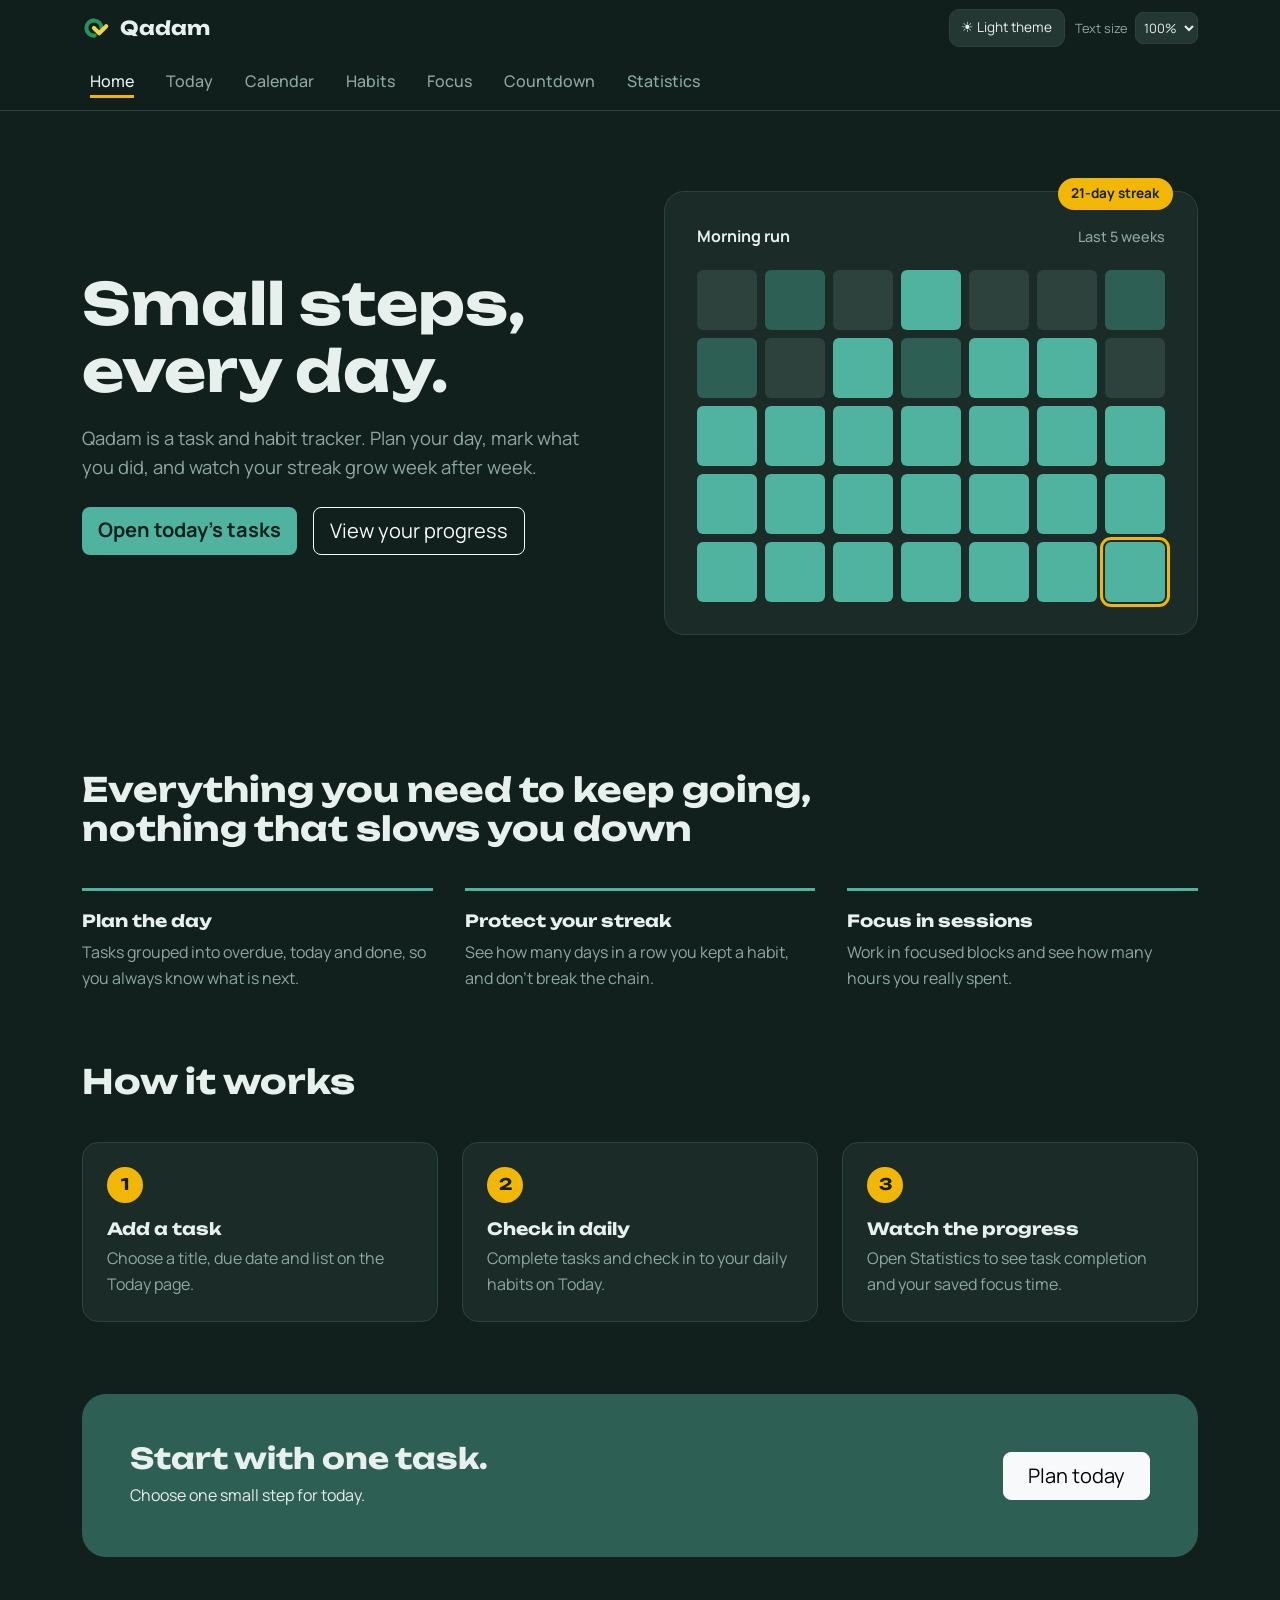
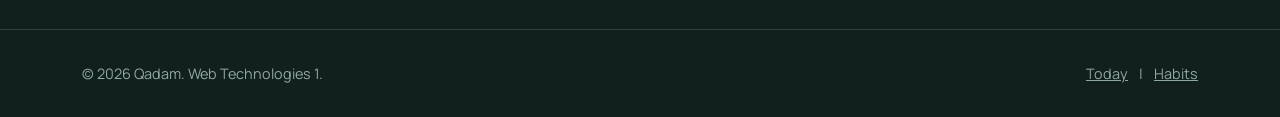
<file: index.html>
<!DOCTYPE html>
<html lang="en" data-bs-theme="dark">

<head>
    <meta charset="UTF-8">
    <meta name="viewport" content="width=device-width, initial-scale=1">
    <title>Qadam — small steps, every day</title>
    <link rel="icon" href="images/qadam-favicon.svg" type="image/svg+xml">
    <script src="js/theme-preload.js"></script>
    <link href="https://cdn.jsdelivr.net/npm/bootstrap@5.3.3/dist/css/bootstrap.min.css" rel="stylesheet">
    <!--Unbounded for headings, Manrope for text -->
    <link rel="preconnect" href="https://fonts.googleapis.com">
    <link rel="preconnect" href="https://fonts.gstatic.com" crossorigin>
    <link
        href="https://fonts.googleapis.com/css2?family=Manrope:wght@400;500;700&family=Unbounded:wght@500;700&display=swap"
        rel="stylesheet">
    <link rel="stylesheet" href="css/style.css">
    <link rel="stylesheet" href="css/index.css">
    <link rel="stylesheet" href="css/app.css">
</head>

<body>

    <!--Header + navigation-->
    <header class="site-header">
        <nav class="navbar navbar-expand-lg" aria-label="Main navigation">
            <div class="container">
                <a class="navbar-brand brand" href="index.html">
                    <img src="images/qadam-mark.svg" alt="" class="brand-logo" width="28" height="28">Qadam
                </a>
                <button class="theme-toggle" id="theme-toggle" type="button">Light theme</button>
                <button class="navbar-toggler" type="button" data-bs-toggle="collapse" data-bs-target="#mainNav"
                    aria-controls="mainNav" aria-expanded="false" aria-label="Toggle navigation">
                    <span class="navbar-toggler-icon"></span>
                </button>
                <div class="collapse navbar-collapse" id="mainNav">
                    <ul class="navbar-nav ms-auto gap-lg-3">
                        <li class="nav-item"><a class="nav-link active" aria-current="page" href="index.html">Home</a>
                        </li>
                        <li class="nav-item"><a class="nav-link" href="today.html">Today</a></li>
                        <li class="nav-item"><a class="nav-link" href="calendar.html">Calendar</a></li>
                        <li class="nav-item"><a class="nav-link" href="habits.html">Habits</a></li>
                        <li class="nav-item"><a class="nav-link" href="focus.html">Focus</a></li>
                        <li class="nav-item"><a class="nav-link" href="countdown.html">Countdown</a></li>
                        <li class="nav-item"><a class="nav-link" href="statistics.html">Statistics</a></li>
                    </ul>
                </div>
            </div>
        </nav>
    </header>

    <main>
        <!--Hero-->
        <section class="hero">
            <div class="container">
                <div class="row align-items-center g-4 g-lg-5">

                    <div class="col-lg-6">
                        <h1 class="hero-title">Small steps, every day.</h1>
                        <p class="hero-text">
                            Qadam is a task and habit tracker. Plan your day, mark what you did,
                            and watch your streak grow week after week.
                        </p>
                        <div class="d-flex flex-wrap gap-3 mt-4">
                            <a href="today.html" class="btn btn-qadam btn-lg">Open today's tasks</a>
                            <a href="statistics.html" class="btn btn-outline-light btn-lg">View your progress</a>
                        </div>
                    </div>

                    <div class="col-lg-6">
                        <!--Streak card: CSS Grid of 35 days (5 weeks x 7 days)-->
                        <figure class="streak-card">
                            <figcaption class="streak-head">
                                <span>Morning run</span>
                                <span class="streak-period">Last 5 weeks</span>
                            </figcaption>
                            <span class="streak-badge">21-day streak</span>

                            <div class="streak-grid" aria-label="Habit calendar for the last 5 weeks">
                                <!--week 1-->
                                <span class="day"></span><span class="day l1"></span><span class="day"></span>
                                <span class="day l2"></span><span class="day"></span><span class="day"></span>
                                <span class="day l1"></span>
                                <!--week 2-->
                                <span class="day l1"></span><span class="day"></span><span class="day l2"></span>
                                <span class="day l1"></span><span class="day l2"></span><span class="day l2"></span>
                                <span class="day"></span>
                                <!--weeks 3-5: 21 days in a row-->
                                <span class="day l2"></span><span class="day l2"></span><span class="day l2"></span>
                                <span class="day l2"></span><span class="day l2"></span><span class="day l2"></span>
                                <span class="day l2"></span>
                                <span class="day l2"></span><span class="day l2"></span><span class="day l2"></span>
                                <span class="day l2"></span><span class="day l2"></span><span class="day l2"></span>
                                <span class="day l2"></span>
                                <span class="day l2"></span><span class="day l2"></span><span class="day l2"></span>
                                <span class="day l2"></span><span class="day l2"></span><span class="day l2"></span>
                                <span class="day l2 today"></span>
                            </div>
                        </figure>
                    </div>

                </div>
            </div>
        </section>

        <section class="section">
            <div class="container">
                <h2 class="section-title">Everything you need to keep going, nothing that slows you down</h2>
                <ul class="feature-list">
                    <li class="feature">
                        <h3>Plan the day</h3>
                        <p>Tasks grouped into overdue, today and done, so you always know what is next.</p>
                    </li>
                    <li class="feature">
                        <h3>Protect your streak</h3>
                        <p>See how many days in a row you kept a habit, and don't break the chain.</p>
                    </li>
                    <li class="feature">
                        <h3>Focus in sessions</h3>
                        <p>Work in focused blocks and see how many hours you really spent.</p>
                    </li>
                </ul>
            </div>
        </section>

        <section class="section pt-0">
            <div class="container">
                <h2 class="section-title">How it works</h2>
                <ol class="steps">
                    <li>
                        <h3>Add a task</h3>
                        <p>Choose a title, due date and list on the Today page.</p>
                    </li>
                    <li>
                        <h3>Check in daily</h3>
                        <p>Complete tasks and check in to your daily habits on Today.</p>
                    </li>
                    <li>
                        <h3>Watch the progress</h3>
                        <p>Open Statistics to see task completion and your saved focus time.</p>
                    </li>
                </ol>
            </div>
        </section>

        <section class="section pt-0">
            <div class="container">
                <div class="cta d-flex flex-column flex-md-row justify-content-between align-items-md-center gap-4">
                    <div>
                        <h2 class="mb-2">Start with one task.</h2>
                        <p class="mb-0">Choose one small step for today.</p>
                    </div>
                    <a href="today.html" class="btn btn-light btn-lg px-4">Plan today</a>
                </div>
            </div>
        </section>

    </main>

    <!--Footer-->
    <footer class="site-footer">
        <div class="container d-flex flex-column flex-md-row justify-content-between gap-2">
            <p class="mb-0">&copy; 2026 Qadam. Web Technologies 1.</p>
            <nav aria-label="Footer">
                <a href="today.html">Today</a>
                <span class="mx-2">|</span>
                <a href="habits.html">Habits</a>
            </nav>
        </div>
    </footer>

    <!--needed for the burger menu on small screens-->
    <script src="https://cdn.jsdelivr.net/npm/bootstrap@5.3.3/dist/js/bootstrap.bundle.min.js"></script>
    <script type="module" src="js/app.js"></script>
</body>

</html>
</file>
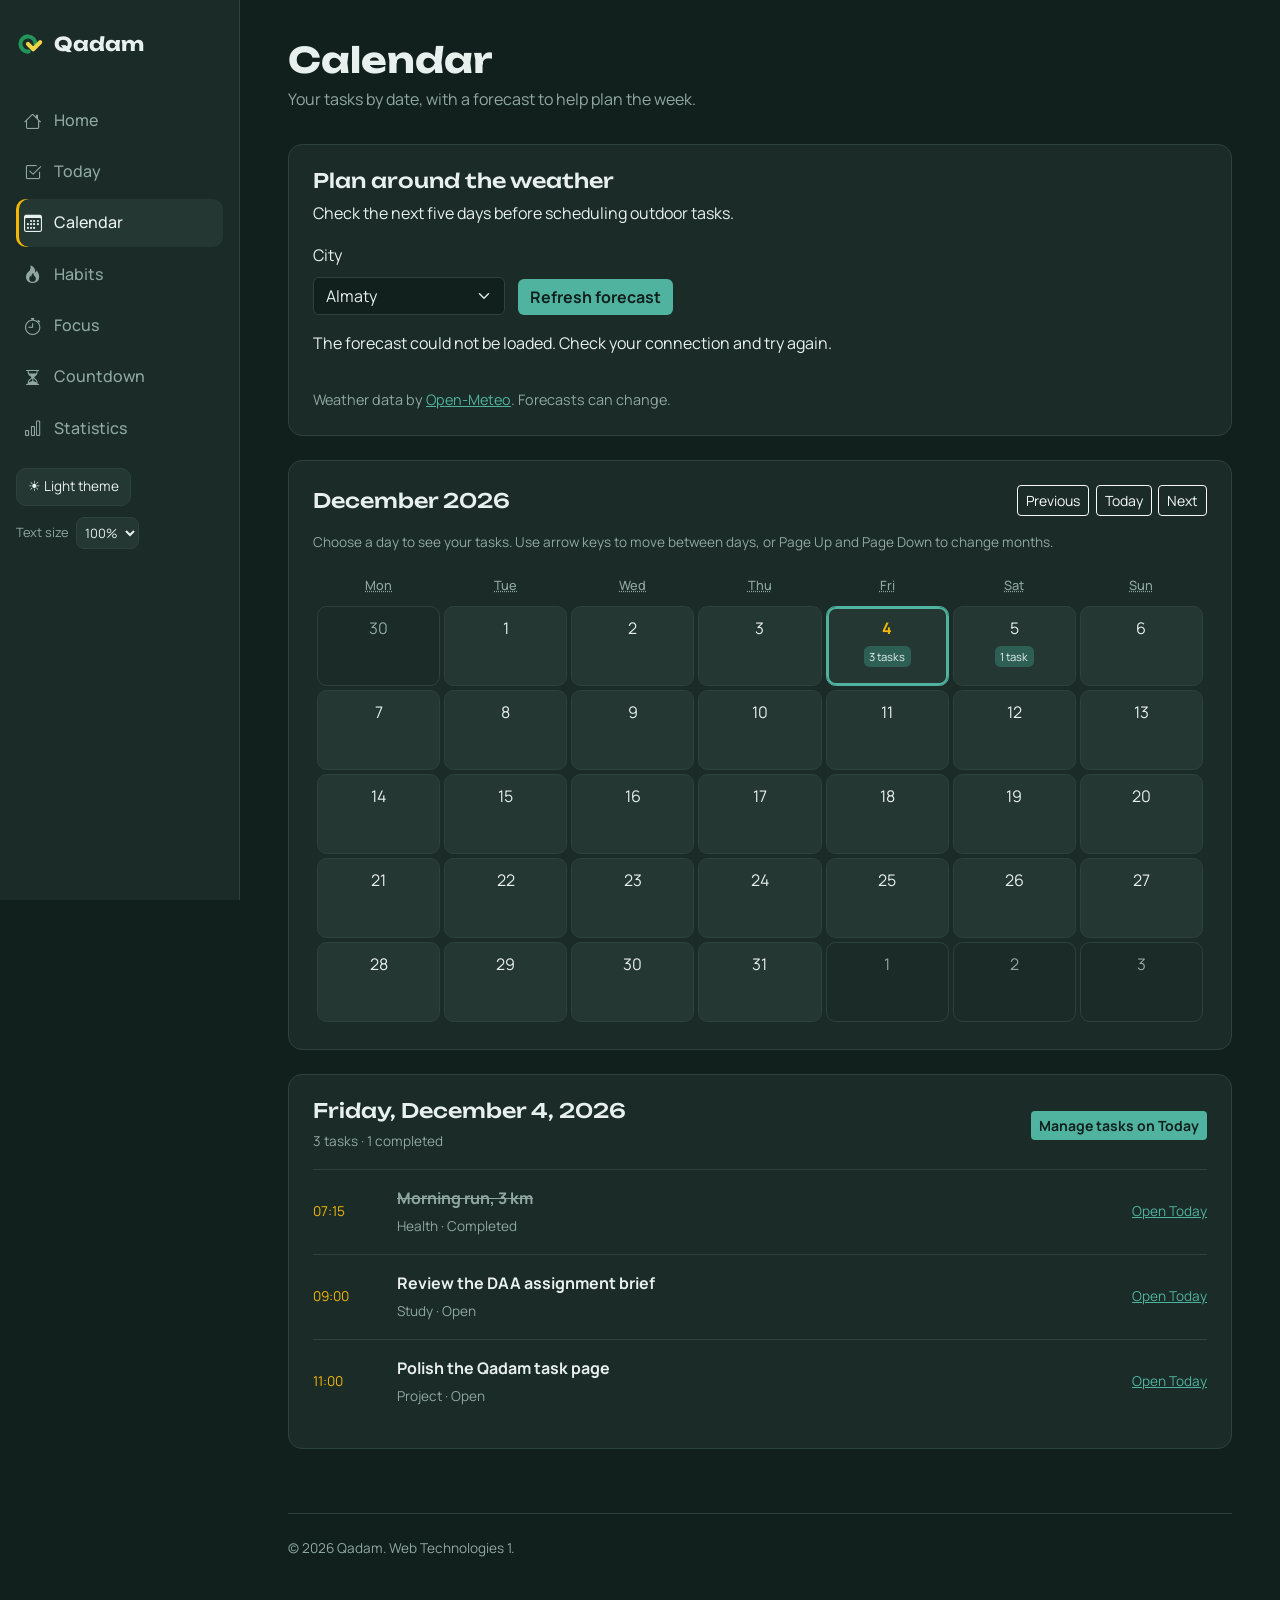
<file: calendar.html>
<!DOCTYPE html>
<html lang="en" data-bs-theme="dark">

<head>
    <meta charset="UTF-8">
    <meta name="viewport" content="width=device-width, initial-scale=1">
    <title>Calendar — Qadam</title>
    <link rel="icon" href="images/qadam-favicon.svg" type="image/svg+xml">
    <script src="js/theme-preload.js"></script>
    <link href="https://cdn.jsdelivr.net/npm/bootstrap@5.3.3/dist/css/bootstrap.min.css" rel="stylesheet">
    <!--Icons for the sidebar-->
    <link href="https://cdn.jsdelivr.net/npm/bootstrap-icons@1.11.3/font/bootstrap-icons.min.css" rel="stylesheet">
    <!--Unbounded for headings, Manrope for text -->
    <link rel="preconnect" href="https://fonts.googleapis.com">
    <link rel="preconnect" href="https://fonts.gstatic.com" crossorigin>
    <link
        href="https://fonts.googleapis.com/css2?family=Manrope:wght@400;500;700&family=Unbounded:wght@500;700&display=swap"
        rel="stylesheet">
    <link rel="stylesheet" href="css/style.css">
    <link rel="stylesheet" href="css/calendar.css">
    <link rel="stylesheet" href="css/app.css">
    <link rel="stylesheet" href="css/weather.css">
</head>

<body class="app">

    <!--Sidebar (same on every app page)-->
    <header class="sidebar">
        <nav class="navbar navbar-expand-lg" aria-label="Main navigation">
            <a class="navbar-brand brand" href="index.html">
                <img src="images/qadam-mark.svg" alt="" class="brand-logo" width="28" height="28">Qadam
            </a>
            <button class="theme-toggle" id="theme-toggle" type="button">Light theme</button>
            <button class="navbar-toggler" type="button" data-bs-toggle="collapse" data-bs-target="#appNav"
                aria-controls="appNav" aria-expanded="false" aria-label="Toggle navigation">
                <span class="navbar-toggler-icon"></span>
            </button>
            <div class="collapse navbar-collapse" id="appNav">
                <ul class="navbar-nav">
                    <li class="nav-item">
                        <a class="nav-link" href="index.html"><i class="bi bi-house" aria-hidden="true"></i>Home</a>
                    </li>
                    <li class="nav-item">
                        <a class="nav-link" href="today.html"><i class="bi bi-check2-square"
                                aria-hidden="true"></i>Today</a>
                    </li>
                    <li class="nav-item">
                        <a class="nav-link active" aria-current="page" href="calendar.html"><i class="bi bi-calendar3"
                                aria-hidden="true"></i>Calendar</a>
                    </li>
                    <li class="nav-item">
                        <a class="nav-link" href="habits.html"><i class="bi bi-fire" aria-hidden="true"></i>Habits</a>
                    </li>
                    <li class="nav-item">
                        <a class="nav-link" href="focus.html"><i class="bi bi-stopwatch"
                                aria-hidden="true"></i>Focus</a>
                    </li>
                    <li class="nav-item">
                        <a class="nav-link" href="countdown.html"><i class="bi bi-hourglass-split"
                                aria-hidden="true"></i>Countdown</a>
                    </li>
                    <li class="nav-item"><a class="nav-link" href="statistics.html"><i class="bi bi-bar-chart" aria-hidden="true"></i>Statistics</a></li>
                    </ul>
            </div>
        </nav>
    </header>

    <!--Page content-->
    <main class="app-main">
        <header class="page-header">
            <h1 class="page-title">Calendar</h1>
            <p class="page-subtitle">Your tasks by date, with a forecast to help plan the week.</p>
        </header>

        <section class="panel mb-4" id="weather-planner" aria-labelledby="weather-title">
            <h2 class="h5" id="weather-title">Plan around the weather</h2>
            <p>Check the next five days before scheduling outdoor tasks.</p>
            <div class="weather-toolbar">
                <div>
                    <label class="form-label" for="weather-city">City</label>
                    <select class="form-select" id="weather-city">
                        <option value="almaty">Almaty</option>
                        <option value="astana">Astana</option>
                        <option value="shymkent">Shymkent</option>
                    </select>
                </div>
                <button class="btn btn-qadam" type="button" id="weather-refresh">Refresh forecast</button>
            </div>
            <p id="weather-status" role="status" aria-live="polite">Loading forecast…</p>
            <div class="weather-days" id="weather-days"></div>
            <p class="weather-source">Weather data by <a href="https://open-meteo.com/">Open-Meteo</a>. Forecasts can change.</p>
        </section>



        <section class="panel" id="task-calendar" aria-labelledby="calendar-month-title">
            <div class="calendar-toolbar">
                <h2 class="h5 mb-0" id="calendar-month-title" aria-live="polite">Task calendar</h2>
                <div class="calendar-controls" aria-label="Choose a month">
                    <button class="btn btn-outline-light btn-sm" id="calendar-previous" type="button" aria-label="Previous month">Previous</button>
                    <button class="btn btn-outline-light btn-sm" id="calendar-today" type="button">Today</button>
                    <button class="btn btn-outline-light btn-sm" id="calendar-next" type="button" aria-label="Next month">Next</button>
                </div>
            </div>
            <p class="calendar-help" id="calendar-help">Choose a day to see your tasks. Use arrow keys to move between days, or Page Up and Page Down to change months.</p>
            <table class="calendar-month" aria-describedby="calendar-help">
                <caption class="visually-hidden">Tasks by date. The week starts on Monday. Counts include completed tasks.</caption>
                <thead>
                    <tr>
                        <th scope="col"><abbr title="Monday">Mon</abbr></th>
                        <th scope="col"><abbr title="Tuesday">Tue</abbr></th>
                        <th scope="col"><abbr title="Wednesday">Wed</abbr></th>
                        <th scope="col"><abbr title="Thursday">Thu</abbr></th>
                        <th scope="col"><abbr title="Friday">Fri</abbr></th>
                        <th scope="col"><abbr title="Saturday">Sat</abbr></th>
                        <th scope="col"><abbr title="Sunday">Sun</abbr></th>
                    </tr>
                </thead>
                <tbody id="calendar-days"></tbody>
            </table>
        </section>

        <section class="panel mt-4" aria-labelledby="calendar-day-title">
            <div class="calendar-toolbar">
                <div>
                    <h2 class="h5" id="calendar-day-title">Selected day</h2>
                    <p class="calendar-help mb-0" id="calendar-day-summary" role="status" aria-live="polite"></p>
                </div>
                <a class="btn btn-qadam btn-sm" href="today.html">Manage tasks on Today</a>
            </div>
            <p class="calendar-help" id="calendar-day-empty" hidden>No tasks are scheduled for this day. Add one on the Today page.</p>
            <ul class="calendar-task-list" id="calendar-day-tasks"></ul>
        </section>

        <footer class="app-footer">
            <p class="mb-0">&copy; 2026 Qadam. Web Technologies 1.</p>
        </footer>
    </main>

    <script src="https://cdn.jsdelivr.net/npm/bootstrap@5.3.3/dist/js/bootstrap.bundle.min.js"></script>
    <script type="module" src="js/app.js"></script>
</body>

</html>
</file>
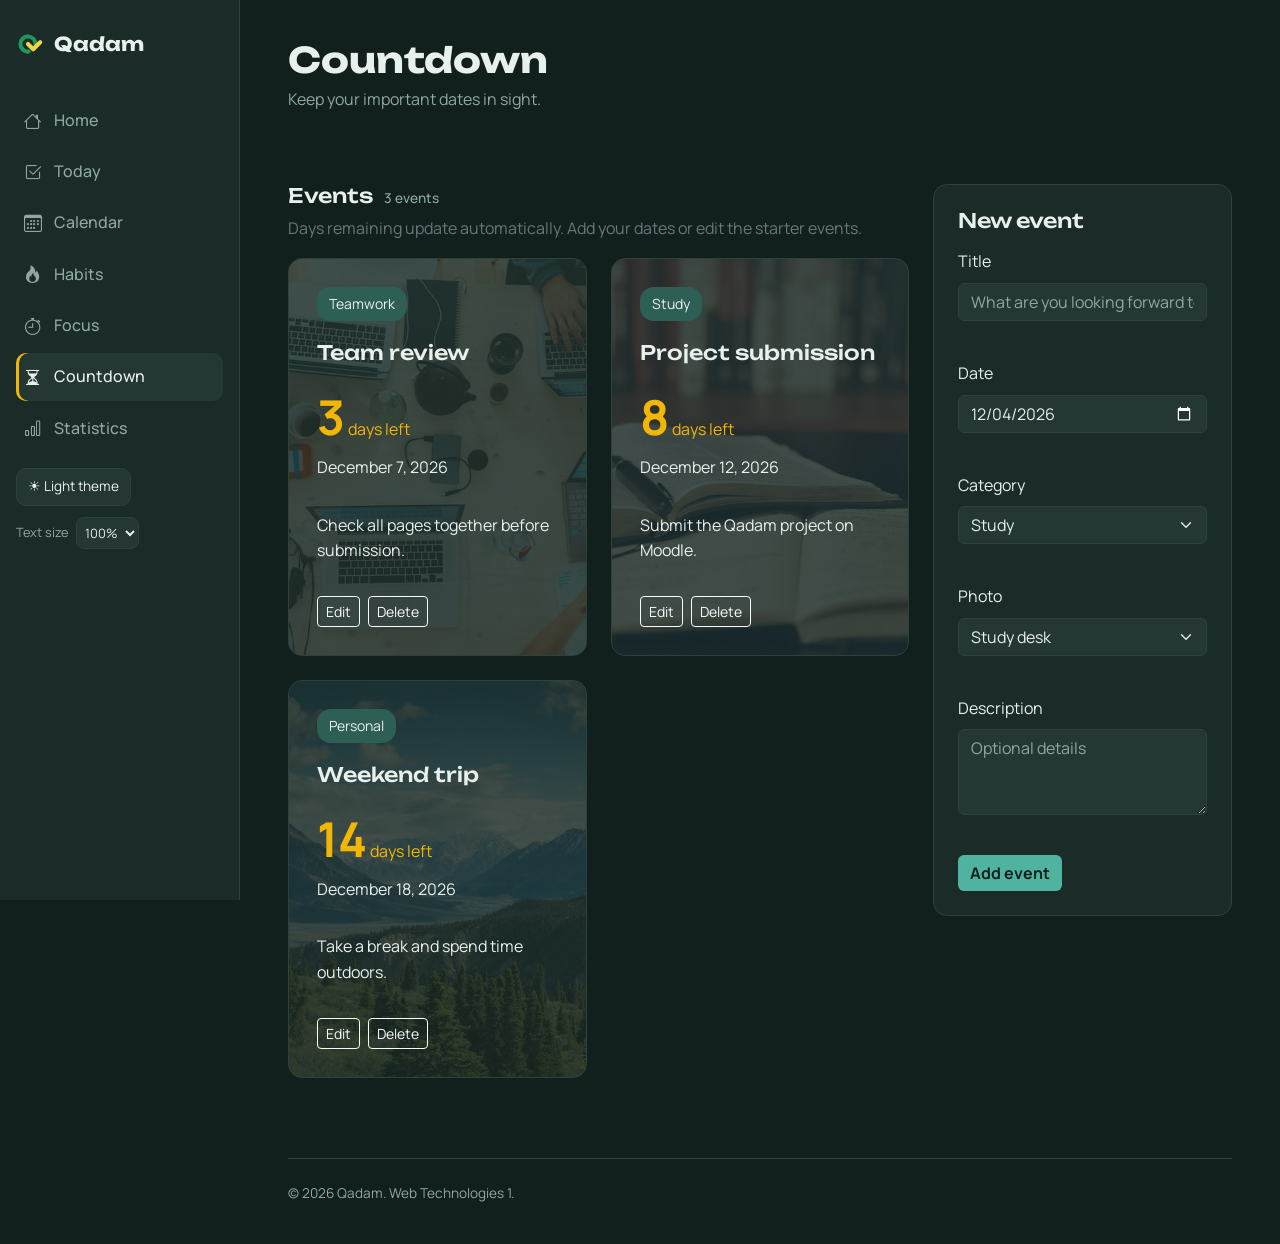
<file: countdown.html>
<!DOCTYPE html>
<html lang="en" data-bs-theme="dark">

<head>
    <meta charset="UTF-8">
    <meta name="viewport" content="width=device-width, initial-scale=1">
    <title>Countdown — Qadam</title>
    <link rel="icon" href="images/qadam-favicon.svg" type="image/svg+xml">
    <script src="js/theme-preload.js"></script>
    <link href="https://cdn.jsdelivr.net/npm/bootstrap@5.3.3/dist/css/bootstrap.min.css" rel="stylesheet">
    <!--Icons for the sidebar-->
    <link href="https://cdn.jsdelivr.net/npm/bootstrap-icons@1.11.3/font/bootstrap-icons.min.css" rel="stylesheet">
    <!--Unbounded for headings, Manrope for text -->
    <link rel="preconnect" href="https://fonts.googleapis.com">
    <link rel="preconnect" href="https://fonts.gstatic.com" crossorigin>
    <link
        href="https://fonts.googleapis.com/css2?family=Manrope:wght@400;500;700&family=Unbounded:wght@500;700&display=swap"
        rel="stylesheet">
    <link rel="stylesheet" href="css/style.css">
    <link rel="stylesheet" href="css/countdown.css">
    <link rel="stylesheet" href="css/app.css">
</head>

<body class="app">

    <!--Sidebar (same on every app page)-->
    <header class="sidebar">
        <nav class="navbar navbar-expand-lg" aria-label="Main navigation">
            <a class="navbar-brand brand" href="index.html">
                <img src="images/qadam-mark.svg" alt="" class="brand-logo" width="28" height="28">Qadam
            </a>
            <button class="theme-toggle" id="theme-toggle" type="button">Light theme</button>
            <button class="navbar-toggler" type="button" data-bs-toggle="collapse" data-bs-target="#appNav"
                aria-controls="appNav" aria-expanded="false" aria-label="Toggle navigation">
                <span class="navbar-toggler-icon"></span>
            </button>
            <div class="collapse navbar-collapse" id="appNav">
                <ul class="navbar-nav">
                    <li class="nav-item">
                        <a class="nav-link" href="index.html"><i class="bi bi-house" aria-hidden="true"></i>Home</a>
                    </li>
                    <li class="nav-item">
                        <a class="nav-link" href="today.html"><i class="bi bi-check2-square"
                                aria-hidden="true"></i>Today</a>
                    </li>
                    <li class="nav-item">
                        <a class="nav-link" href="calendar.html"><i class="bi bi-calendar3"
                                aria-hidden="true"></i>Calendar</a>
                    </li>
                    <li class="nav-item">
                        <a class="nav-link" href="habits.html"><i class="bi bi-fire" aria-hidden="true"></i>Habits</a>
                    </li>
                    <li class="nav-item">
                        <a class="nav-link" href="focus.html"><i class="bi bi-stopwatch"
                                aria-hidden="true"></i>Focus</a>
                    </li>
                    <li class="nav-item">
                        <a class="nav-link active" aria-current="page" href="countdown.html"><i class="bi bi-hourglass-split"
                                aria-hidden="true"></i>Countdown</a>
                    </li>
                    <li class="nav-item"><a class="nav-link" href="statistics.html"><i class="bi bi-bar-chart" aria-hidden="true"></i>Statistics</a></li>
                    </ul>
            </div>
        </nav>
    </header>

    <!--Page content-->
    <main class="app-main">
        <header class="page-header">
            <h1 class="page-title">Countdown</h1>
            <p class="page-subtitle">Keep your important dates in sight.</p>
        </header>

        <p class="event-status" id="event-status" role="status" aria-live="polite"></p>
        <div class="row g-4">
            <section class="col-xl-8" aria-labelledby="countdown-events-title">
                <h2 id="countdown-events-title" class="h5 mb-2">Events <span class="event-count" id="event-count"></span></h2>
                <p class="text-secondary">Days remaining update automatically. Add your dates or edit the starter events.</p>
                <p class="panel text-secondary" id="events-empty" hidden>No events yet. Add a date using the event form.</p>
                <ul class="row g-4 event-list" id="event-list"></ul>
            </section>

            <aside class="col-xl-4" aria-labelledby="event-form-title">
                <section class="panel event-form-panel">
                    <h2 class="h5 mb-3" id="event-form-title">New event</h2>
                    <form id="event-form" novalidate>
                        <div class="mb-3">
                            <label class="form-label" for="event-title">Title</label>
                            <input class="form-control" id="event-title" name="title" type="text" minlength="3" maxlength="80" required aria-describedby="event-title-error" placeholder="What are you looking forward to?">
                            <small class="field-error" id="event-title-error"></small>
                        </div>
                        <div class="mb-3">
                            <label class="form-label" for="event-date">Date</label>
                            <input class="form-control" id="event-date" name="date" type="date" min="0001-01-01" max="9999-12-31" required aria-describedby="event-date-error">
                            <small class="field-error" id="event-date-error"></small>
                        </div>
                        <div class="mb-3">
                            <label class="form-label" for="event-category">Category</label>
                            <select class="form-select" id="event-category" name="category" aria-describedby="event-category-error">
                                <option value="study">Study</option>
                                <option value="teamwork">Teamwork</option>
                                <option value="personal">Personal</option>
                            </select>
                            <small class="field-error" id="event-category-error"></small>
                        </div>
                        <div class="mb-3">
                            <label class="form-label" for="event-image">Photo</label>
                            <select class="form-select" id="event-image" name="image" aria-describedby="event-image-error">
                                <option value="study">Study desk</option>
                                <option value="team">Teamwork</option>
                                <option value="trip">Mountain trip</option>
                            </select>
                            <small class="field-error" id="event-image-error"></small>
                        </div>
                        <div class="mb-3">
                            <label class="form-label" for="event-description">Description</label>
                            <textarea class="form-control" id="event-description" name="description" rows="3" maxlength="240" aria-describedby="event-description-error" placeholder="Optional details"></textarea>
                            <small class="field-error" id="event-description-error"></small>
                        </div>
                        <div class="event-form-actions">
                            <button class="btn btn-qadam" id="event-submit" type="submit">Add event</button>
                            <button class="btn btn-outline-light" id="event-cancel" type="button" hidden>Cancel editing</button>
                        </div>
                    </form>
                </section>
            </aside>
        </div>

        <footer class="app-footer">
            <p class="mb-0">&copy; 2026 Qadam. Web Technologies 1.</p>
        </footer>
    </main>

    <!--needed for the burger menu on small screens-->
    <script src="https://cdn.jsdelivr.net/npm/bootstrap@5.3.3/dist/js/bootstrap.bundle.min.js"></script>
    <script type="module" src="js/app.js"></script>
</body>

</html>
</file>
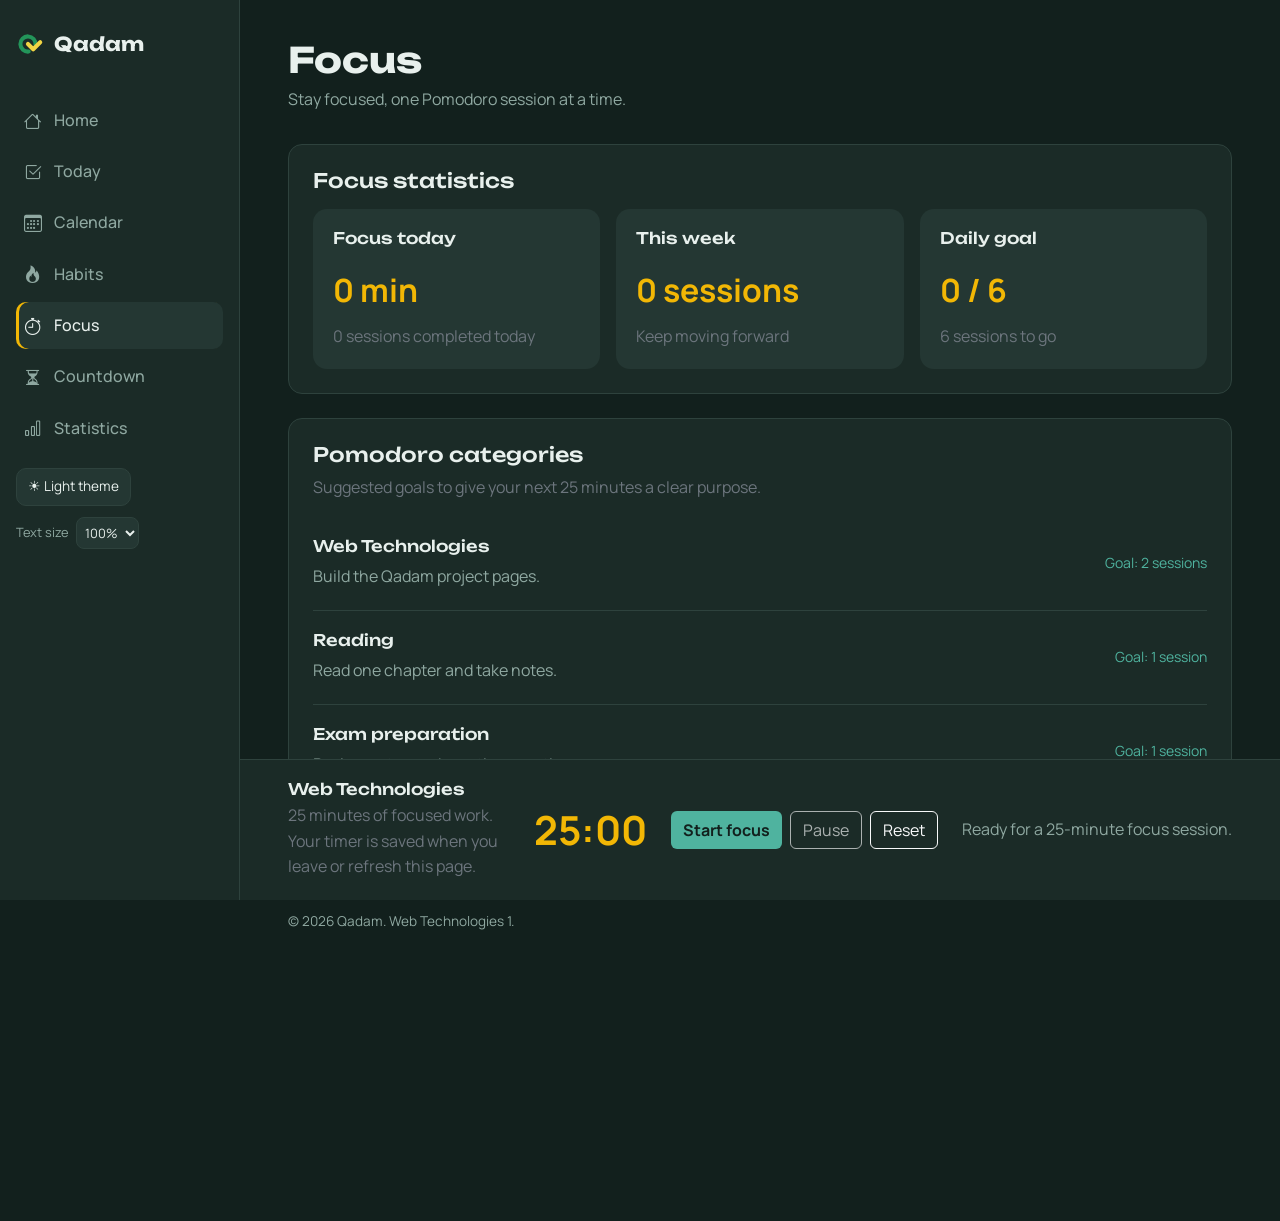
<file: focus.html>
<!DOCTYPE html>
<html lang="en" data-bs-theme="dark">

<head>
    <meta charset="UTF-8">
    <meta name="viewport" content="width=device-width, initial-scale=1">
    <title>Focus — Qadam</title>
    <link rel="icon" href="images/qadam-favicon.svg" type="image/svg+xml">
    <script src="js/theme-preload.js"></script>
    <link href="https://cdn.jsdelivr.net/npm/bootstrap@5.3.3/dist/css/bootstrap.min.css" rel="stylesheet">
    <!--Icons for the sidebar-->
    <link href="https://cdn.jsdelivr.net/npm/bootstrap-icons@1.11.3/font/bootstrap-icons.min.css" rel="stylesheet">
    <!--Unbounded for headings, Manrope for text -->
    <link rel="preconnect" href="https://fonts.googleapis.com">
    <link rel="preconnect" href="https://fonts.gstatic.com" crossorigin>
    <link
        href="https://fonts.googleapis.com/css2?family=Manrope:wght@400;500;700&family=Unbounded:wght@500;700&display=swap"
        rel="stylesheet">
    <link rel="stylesheet" href="css/style.css">
    <link rel="stylesheet" href="css/focus.css">
    <link rel="stylesheet" href="css/app.css">
</head>

<body class="app focus-page">

    <!--Sidebar (same on every app page)-->
    <header class="sidebar">
        <nav class="navbar navbar-expand-lg" aria-label="Main navigation">
            <a class="navbar-brand brand" href="index.html">
                <img src="images/qadam-mark.svg" alt="" class="brand-logo" width="28" height="28">Qadam
            </a>
            <button class="theme-toggle" id="theme-toggle" type="button">Light theme</button>
            <button class="navbar-toggler" type="button" data-bs-toggle="collapse" data-bs-target="#appNav"
                aria-controls="appNav" aria-expanded="false" aria-label="Toggle navigation">
                <span class="navbar-toggler-icon"></span>
            </button>
            <div class="collapse navbar-collapse" id="appNav">
                <ul class="navbar-nav">
                    <li class="nav-item">
                        <a class="nav-link" href="index.html"><i class="bi bi-house" aria-hidden="true"></i>Home</a>
                    </li>
                    <li class="nav-item">
                        <a class="nav-link" href="today.html"><i class="bi bi-check2-square"
                                aria-hidden="true"></i>Today</a>
                    </li>
                    <li class="nav-item">
                        <a class="nav-link" href="calendar.html"><i class="bi bi-calendar3"
                                aria-hidden="true"></i>Calendar</a>
                    </li>
                    <li class="nav-item">
                        <a class="nav-link" href="habits.html"><i class="bi bi-fire" aria-hidden="true"></i>Habits</a>
                    </li>
                    <li class="nav-item">
                        <a class="nav-link active" aria-current="page" href="focus.html"><i class="bi bi-stopwatch"
                                aria-hidden="true"></i>Focus</a>
                    </li>
                    <li class="nav-item">
                        <a class="nav-link" href="countdown.html"><i class="bi bi-hourglass-split"
                                aria-hidden="true"></i>Countdown</a>
                    </li>
                    <li class="nav-item"><a class="nav-link" href="statistics.html"><i class="bi bi-bar-chart" aria-hidden="true"></i>Statistics</a></li>
                    </ul>
            </div>
        </nav>
    </header>

    <!--Page content-->
    <main class="app-main">
        <header class="page-header">
            <h1 class="page-title">Focus</h1>
            <p class="page-subtitle">Stay focused, one Pomodoro session at a time.</p>
        </header>

        <section class="panel mb-4" aria-labelledby="focus-statistics-title">
          <h2 id="focus-statistics-title" class="h5 mb-3">Focus statistics</h2>

          <div class="row g-3">
            <div class="col-12 col-md-6 col-lg-4">
              <article class="focus-stat">
                <h3 class="h6">Focus today</h3>
                <p class="focus-stat-value" id="focus-today-value">0 min</p>
                <p class="mb-0 text-secondary" id="focus-today-detail">0 sessions completed today</p>
              </article>
            </div>

            <div class="col-12 col-md-6 col-lg-4">
              <article class="focus-stat">
                <h3 class="h6">This week</h3>
                <p class="focus-stat-value" id="focus-week-value">0 sessions</p>
                <p class="mb-0 text-secondary">Keep moving forward</p>
              </article>
            </div>

            <div class="col-12 col-md-6 col-lg-4">
              <article class="focus-stat">
                <h3 class="h6">Daily goal</h3>
                <p class="focus-stat-value" id="focus-goal-value">0 / 6</p>
                <p class="mb-0 text-secondary" id="focus-goal-detail">6 sessions to go</p>
              </article>
            </div>
          </div>
        </section>
        <section class="panel mb-4" aria-labelledby="focus-categories-title">
          <h2 id="focus-categories-title" class="h5">Pomodoro categories</h2>
          <p class="text-secondary">Suggested goals to give your next 25 minutes a clear purpose.</p>

          <ul class="focus-categories">
            <li class="focus-category">
              <div class="focus-category-text">
                <h3 class="h6">Web Technologies</h3>
                <p>Build the Qadam project pages.</p>
              </div>
              <span class="focus-session-count">Goal: 2 sessions</span>
            </li>

            <li class="focus-category">
              <div class="focus-category-text">
                <h3 class="h6">Reading</h3>
                <p>Read one chapter and take notes.</p>
              </div>
              <span class="focus-session-count">Goal: 1 session</span>
            </li>

            <li class="focus-category">
              <div class="focus-category-text">
                <h3 class="h6">Exam preparation</h3>
                <p>Review notes and practise questions.</p>
              </div>
              <span class="focus-session-count">Goal: 1 session</span>
            </li>
          </ul>
        </section>

        <section class="focus-timer" aria-labelledby="focus-timer-title">
          <div class="focus-timer-task">
            <h2 id="focus-timer-title" class="h6 mb-1">Web Technologies</h2>
            <p class="mb-0 text-secondary">25 minutes of focused work. Your timer is saved when you leave or refresh this page.</p>
          </div>

          <p class="focus-time mb-0" id="focus-time-display" role="timer" aria-label="Time remaining">25:00</p>

          <div class="focus-controls">
            <button type="button" class="btn btn-qadam" id="focus-start">Start focus</button>
            <button type="button" class="btn btn-outline-light" id="focus-pause" disabled>Pause</button>
            <button type="button" class="btn btn-outline-light" id="focus-reset">Reset</button>
          </div>
          <p class="visually-hidden">If the site is closed, a finished session is recorded when you return.</p>
          <p class="focus-timer-status mb-0" id="focus-timer-status" role="status" aria-live="polite">Ready for a 25-minute focus session.</p>
        </section>
        <footer class="app-footer">
            <p class="mb-0">&copy; 2026 Qadam. Web Technologies 1.</p>
        </footer>
    </main>

    <!--needed for the burger menu on small screens-->
    <script src="https://cdn.jsdelivr.net/npm/bootstrap@5.3.3/dist/js/bootstrap.bundle.min.js"></script>
    <script type="module" src="js/app.js"></script>
</body>

</html>
</file>
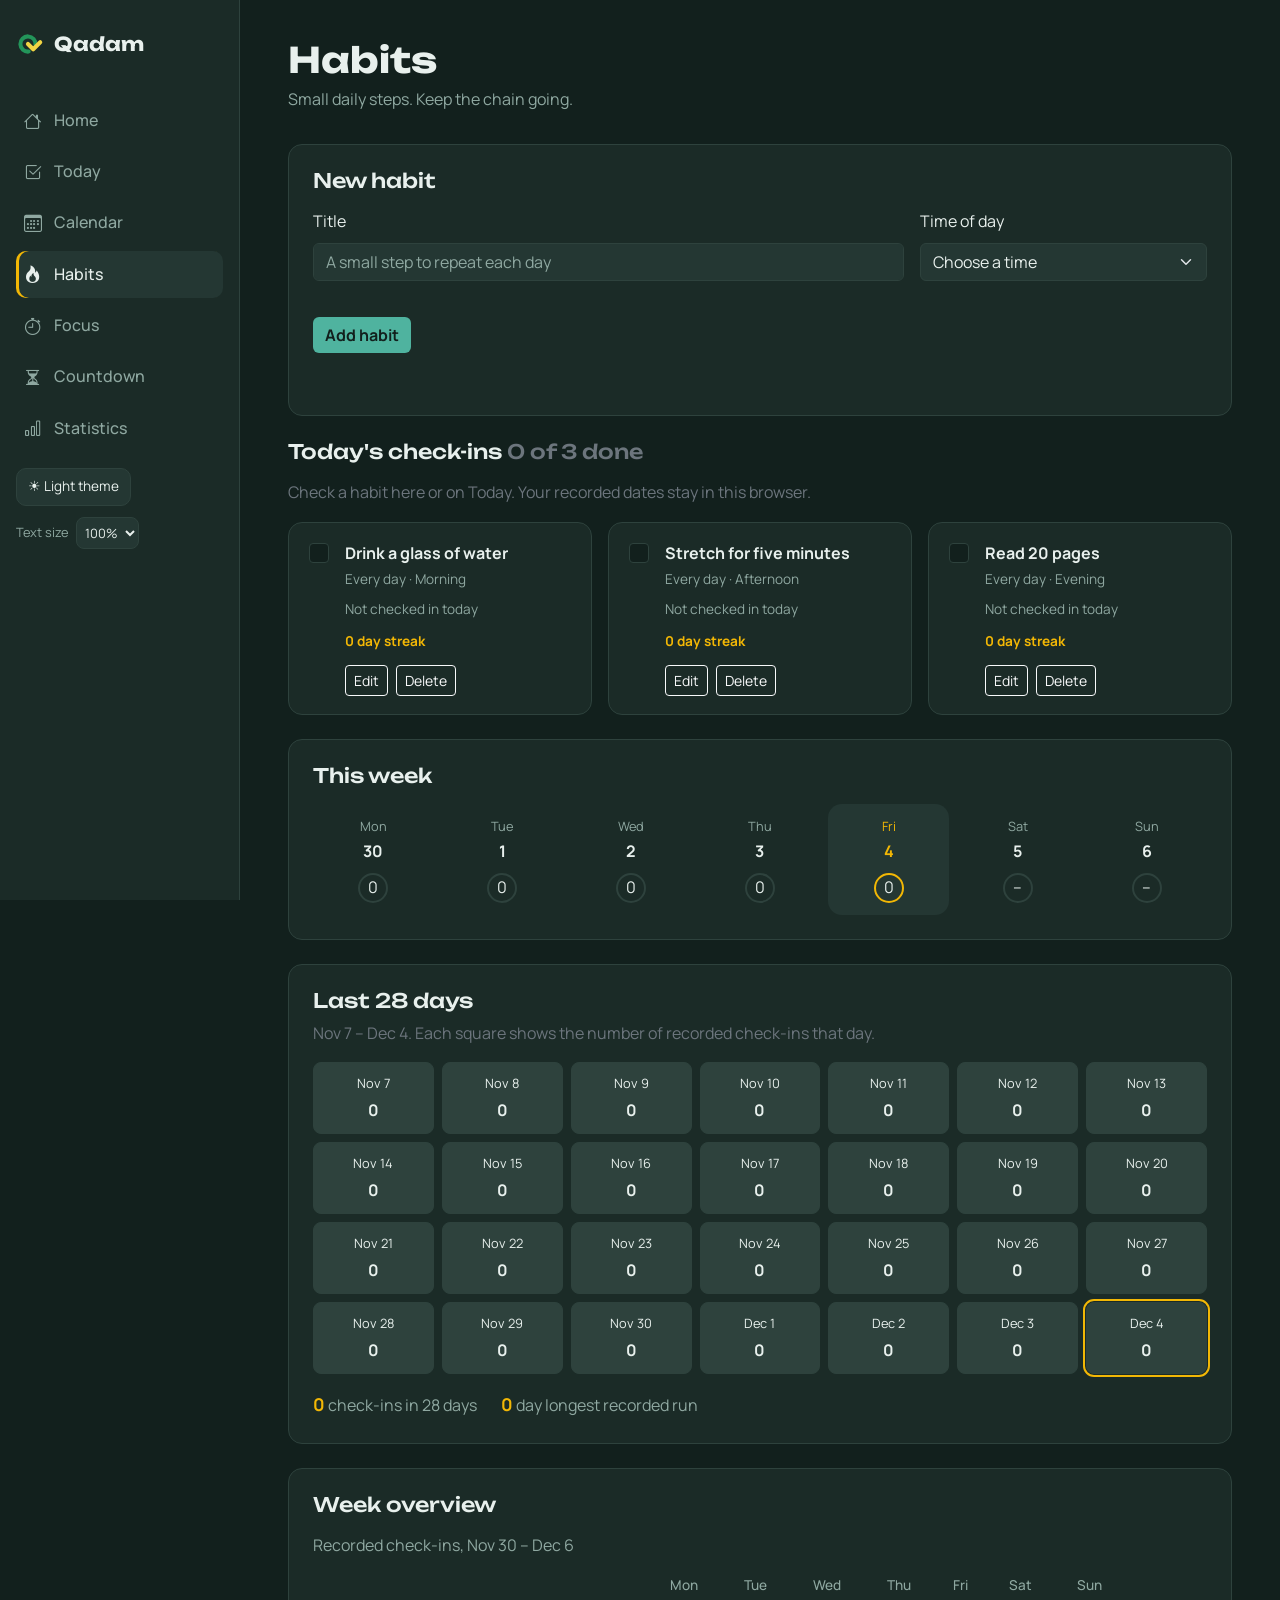
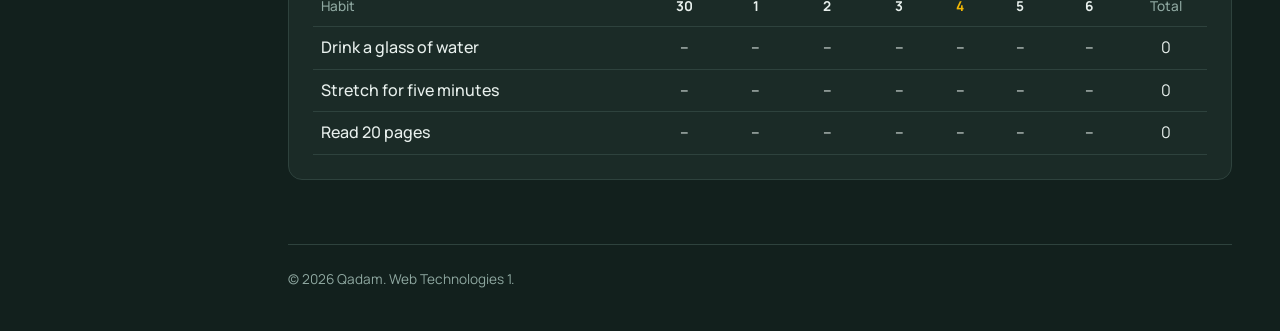
<file: habits.html>
<!DOCTYPE html>
<html lang="en" data-bs-theme="dark">

<head>
    <meta charset="UTF-8">
    <meta name="viewport" content="width=device-width, initial-scale=1">
    <title>Habits — Qadam</title>
    <link rel="icon" href="images/qadam-favicon.svg" type="image/svg+xml">
    <script src="js/theme-preload.js"></script>
    <link href="https://cdn.jsdelivr.net/npm/bootstrap@5.3.3/dist/css/bootstrap.min.css" rel="stylesheet">
    <link href="https://cdn.jsdelivr.net/npm/bootstrap-icons@1.11.3/font/bootstrap-icons.min.css" rel="stylesheet">
    <link rel="preconnect" href="https://fonts.googleapis.com">
    <link rel="preconnect" href="https://fonts.gstatic.com" crossorigin>
    <link
        href="https://fonts.googleapis.com/css2?family=Manrope:wght@400;500;700&family=Unbounded:wght@500;700&display=swap"
        rel="stylesheet">
    <link rel="stylesheet" href="css/style.css">
    <link rel="stylesheet" href="css/habits.css">
    <link rel="stylesheet" href="css/app.css">
</head>

<body class="app habits-page">

    <header class="sidebar">
        <nav class="navbar navbar-expand-lg" aria-label="Main navigation">
            <a class="navbar-brand brand" href="index.html">
                <img src="images/qadam-mark.svg" alt="" class="brand-logo" width="28" height="28">Qadam
            </a>
            <button class="theme-toggle" id="theme-toggle" type="button">Light theme</button>
            <button class="navbar-toggler" type="button" data-bs-toggle="collapse" data-bs-target="#appNav"
                aria-controls="appNav" aria-expanded="false" aria-label="Toggle navigation">
                <span class="navbar-toggler-icon"></span>
            </button>
            <div class="collapse navbar-collapse" id="appNav">
                <ul class="navbar-nav">
                    <li class="nav-item">
                        <a class="nav-link" href="index.html"><i class="bi bi-house" aria-hidden="true"></i>Home</a>
                    </li>
                    <li class="nav-item">
                        <a class="nav-link" href="today.html"><i class="bi bi-check2-square"
                                aria-hidden="true"></i>Today</a>
                    </li>
                    <li class="nav-item">
                        <a class="nav-link" href="calendar.html"><i class="bi bi-calendar3"
                                aria-hidden="true"></i>Calendar</a>
                    </li>
                    <li class="nav-item">
                        <a class="nav-link active" aria-current="page" href="habits.html"><i class="bi bi-fire" aria-hidden="true"></i>Habits</a>
                    </li>
                    <li class="nav-item">
                        <a class="nav-link" href="focus.html"><i class="bi bi-stopwatch"
                                aria-hidden="true"></i>Focus</a>
                    </li>
                    <li class="nav-item">
                        <a class="nav-link" href="countdown.html"><i class="bi bi-hourglass-split"
                                aria-hidden="true"></i>Countdown</a>
                    </li>
                    <li class="nav-item"><a class="nav-link" href="statistics.html"><i class="bi bi-bar-chart" aria-hidden="true"></i>Statistics</a></li>
                    </ul>
            </div>
        </nav>
    </header>

    <main class="app-main">
        <header class="page-header">
            <h1 class="page-title">Habits</h1>
            <p class="page-subtitle">Small daily steps. Keep the chain going.</p>
        </header>

        <p id="app-status" class="task-status" role="status" aria-live="polite"></p>

        <section class="panel mb-4 habit-form-panel" aria-labelledby="habit-form-title">
            <h2 id="habit-form-title" class="h5 mb-3">New habit</h2>
            <form id="habit-form" novalidate>
                <div class="row g-3">
                    <div class="col-md-8">
                        <label for="habit-title" class="form-label">Title</label>
                        <input id="habit-title" name="title" class="form-control" type="text" maxlength="80" aria-describedby="habit-title-error" placeholder="A small step to repeat each day">
                        <small id="habit-title-error" class="field-error"></small>
                    </div>
                    <div class="col-md-4">
                        <label for="habit-period" class="form-label">Time of day</label>
                        <select id="habit-period" name="period" class="form-select" aria-describedby="habit-period-error">
                            <option value="">Choose a time</option>
                            <option value="Morning">Morning</option>
                            <option value="Afternoon">Afternoon</option>
                            <option value="Evening">Evening</option>
                        </select>
                        <small id="habit-period-error" class="field-error"></small>
                    </div>
                </div>
                <div class="habit-actions">
                    <button id="habit-submit" class="btn btn-qadam" type="submit">Add habit</button>
                    <button id="habit-cancel" class="btn btn-outline-light" type="button" hidden>Cancel editing</button>
                </div>
                <p id="habit-form-status" class="form-success mt-3 mb-0" role="status" aria-live="polite"></p>
            </form>
        </section>

        <section class="mb-4" aria-labelledby="habit-list-title">
            <h2 id="habit-list-title" class="h5 mb-3">Today's check-ins <span id="habit-checkin-count" class="text-secondary">0 done</span></h2>
            <p class="text-secondary">Check a habit here or on Today. Your recorded dates stay in this browser.</p>
            <ul id="habit-checkin-list" class="habit-cards row g-3 mb-0"></ul>
        </section>

        <section class="panel mb-4" aria-labelledby="habit-week-title">
            <h2 id="habit-week-title" class="h5 mb-3">This week</h2>
            <ol id="habit-week" class="habit-week"></ol>
        </section>

        <section class="panel mb-4" aria-labelledby="habit-grid-title">
            <h2 id="habit-grid-title" class="h5">Last 28 days</h2>
            <p class="text-secondary"><span id="habit-history-range"></span>. Each square shows the number of recorded check-ins that day.</p>
            <ol id="habit-history-grid" class="habit-history-grid" aria-label="Daily recorded habit check-ins"></ol>
            <div class="habit-grid-footer">
                <ul class="habit-grid-stats">
                    <li><strong id="habit-recorded-count">0</strong> check-ins in 28 days</li>
                    <li><strong id="habit-recorded-run">0</strong> day longest recorded run</li>
                </ul>
            </div>
        </section>

        <section class="panel" aria-labelledby="habit-table-title">
            <h2 id="habit-table-title" class="h5 mb-3">Week overview</h2>
            <div class="table-responsive">
                <table id="habit-week-table" class="table habit-table mb-0">
                    <caption>Recorded check-ins for this week</caption>
                    <thead></thead>
                    <tbody></tbody>
                </table>
            </div>
        </section>

        <footer class="app-footer">
            <p class="mb-0">&copy; 2026 Qadam. Web Technologies 1.</p>
        </footer>
    </main>

    <script src="https://cdn.jsdelivr.net/npm/bootstrap@5.3.3/dist/js/bootstrap.bundle.min.js"></script>
    <script type="module" src="js/app.js"></script>
</body>

</html>
</file>
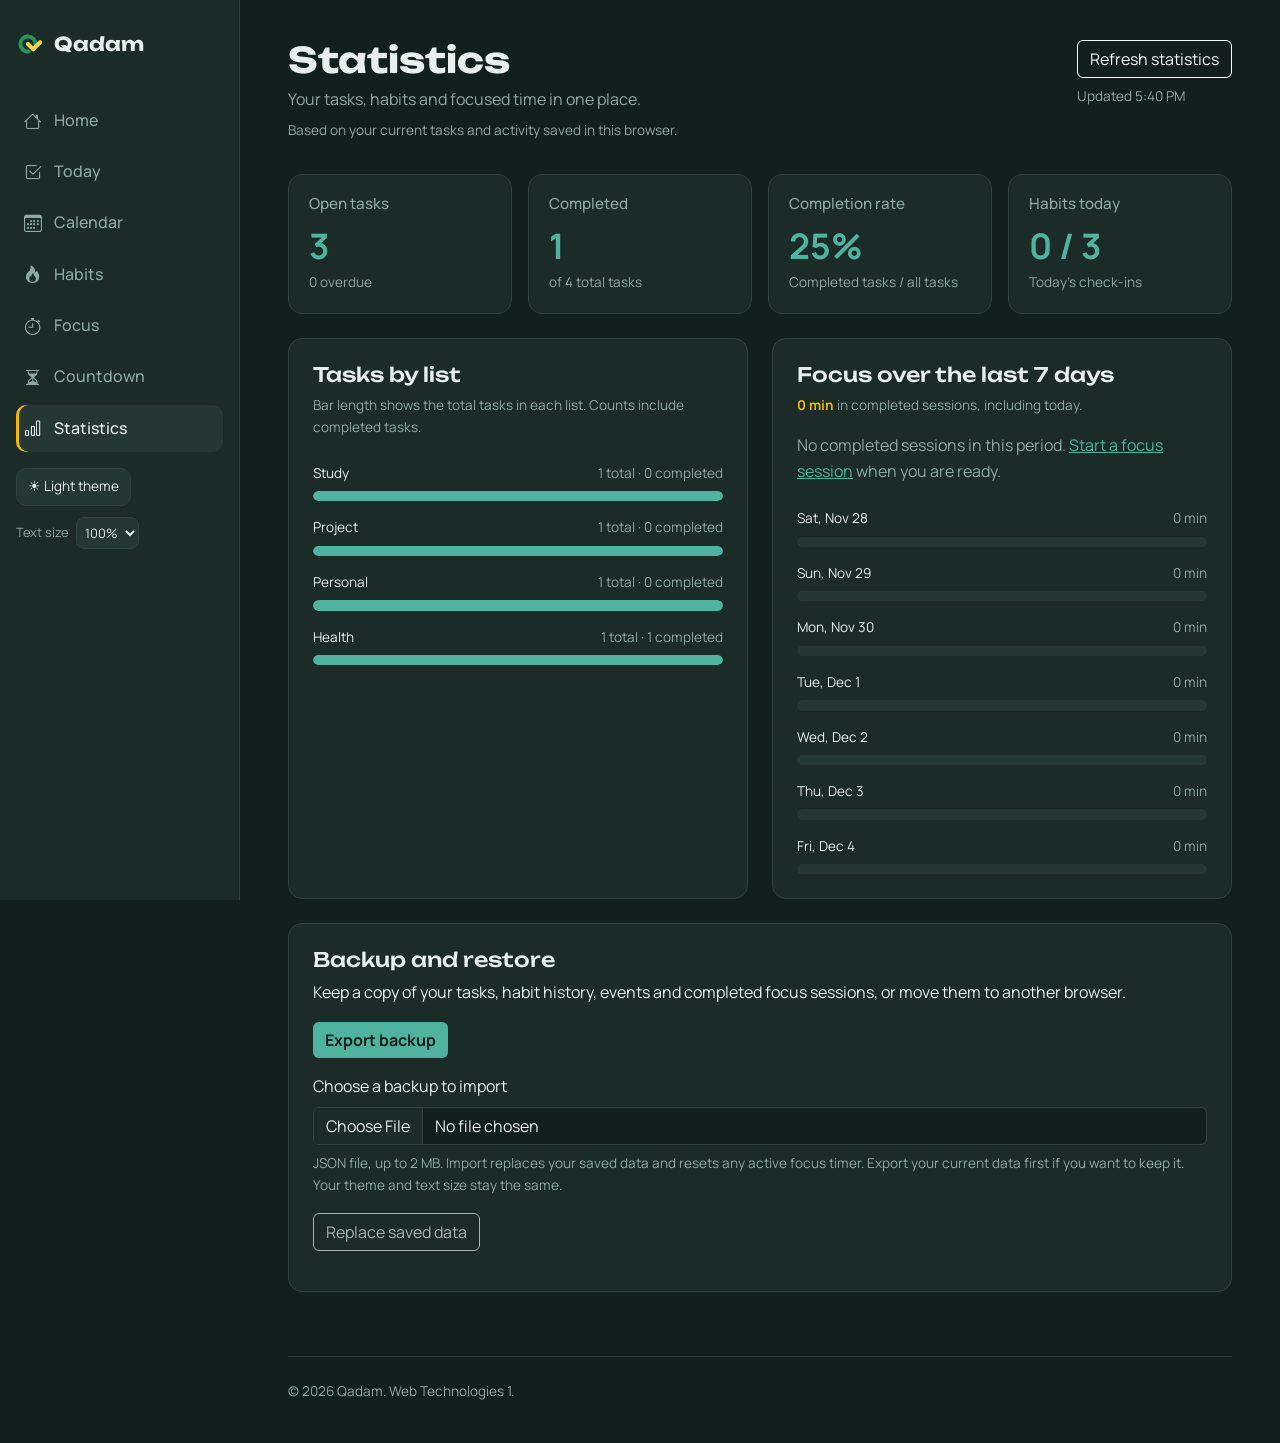
<file: statistics.html>
<!DOCTYPE html>
<html lang="en" data-bs-theme="dark">

<head>
    <meta charset="UTF-8">
    <meta name="viewport" content="width=device-width, initial-scale=1">
    <title>Statistics — Qadam</title>
    <link rel="icon" href="images/qadam-favicon.svg" type="image/svg+xml">
    <script src="js/theme-preload.js"></script>
    <link href="https://cdn.jsdelivr.net/npm/bootstrap@5.3.3/dist/css/bootstrap.min.css" rel="stylesheet">
    <!--Icons for the sidebar-->
    <link href="https://cdn.jsdelivr.net/npm/bootstrap-icons@1.11.3/font/bootstrap-icons.min.css" rel="stylesheet">
    <!--Unbounded for headings, Manrope for text -->
    <link rel="preconnect" href="https://fonts.googleapis.com">
    <link rel="preconnect" href="https://fonts.gstatic.com" crossorigin>
    <link
        href="https://fonts.googleapis.com/css2?family=Manrope:wght@400;500;700&family=Unbounded:wght@500;700&display=swap"
        rel="stylesheet">
    <link rel="stylesheet" href="css/style.css">
    <link rel="stylesheet" href="css/statistics.css">
    <link rel="stylesheet" href="css/app.css">
</head>

<body class="app">

    <!--Sidebar (same on every app page)-->
    <header class="sidebar">
        <nav class="navbar navbar-expand-lg" aria-label="Main navigation">
            <a class="navbar-brand brand" href="index.html">
                <img src="images/qadam-mark.svg" alt="" class="brand-logo" width="28" height="28">Qadam
            </a>
            <button class="theme-toggle" id="theme-toggle" type="button">Light theme</button>
            <button class="navbar-toggler" type="button" data-bs-toggle="collapse" data-bs-target="#appNav"
                aria-controls="appNav" aria-expanded="false" aria-label="Toggle navigation">
                <span class="navbar-toggler-icon"></span>
            </button>
            <div class="collapse navbar-collapse" id="appNav">
                <ul class="navbar-nav">
                    <li class="nav-item">
                        <a class="nav-link" href="index.html"><i class="bi bi-house" aria-hidden="true"></i>Home</a>
                    </li>
                    <li class="nav-item">
                        <a class="nav-link" href="today.html"><i class="bi bi-check2-square"
                                aria-hidden="true"></i>Today</a>
                    </li>
                    <li class="nav-item">
                        <a class="nav-link" href="calendar.html"><i class="bi bi-calendar3"
                                aria-hidden="true"></i>Calendar</a>
                    </li>
                    <li class="nav-item">
                        <a class="nav-link" href="habits.html"><i class="bi bi-fire" aria-hidden="true"></i>Habits</a>
                    </li>
                    <li class="nav-item">
                        <a class="nav-link" href="focus.html"><i class="bi bi-stopwatch"
                                aria-hidden="true"></i>Focus</a>
                    </li>
                    <li class="nav-item">
                        <a class="nav-link" href="countdown.html"><i class="bi bi-hourglass-split"
                                aria-hidden="true"></i>Countdown</a>
                    </li>
                    <li class="nav-item">
                        <a class="nav-link active" aria-current="page" href="statistics.html"><i class="bi bi-bar-chart" aria-hidden="true"></i>Statistics</a>
                    </li>
                </ul>
            </div>
        </nav>
    </header>

    <main class="app-main" id="statistics-dashboard">
        <header class="page-header stats-heading">
            <div>
                <h1 class="page-title">Statistics</h1>
                <p class="page-subtitle">Your tasks, habits and focused time in one place.</p>
                <p class="stats-detail mt-2">Based on your current tasks and activity saved in this browser.</p>
            </div>
            <div>
                <button class="btn btn-outline-light" id="stats-refresh" type="button">Refresh statistics</button>
                <p class="stats-detail mt-2" id="stats-updated" role="status" aria-live="polite"></p>
            </div>
        </header>

        <div class="stats-overview">
            <section class="panel stats-card" aria-labelledby="stats-open-title">
                <h2 id="stats-open-title">Open tasks</h2>
                <p class="stats-value" id="stats-open">0</p>
                <p class="stats-detail" id="stats-open-detail">0 overdue</p>
            </section>
            <section class="panel stats-card" aria-labelledby="stats-completed-title">
                <h2 id="stats-completed-title">Completed</h2>
                <p class="stats-value" id="stats-completed">0</p>
                <p class="stats-detail" id="stats-completed-detail">of 0 total tasks</p>
            </section>
            <section class="panel stats-card" aria-labelledby="stats-completion-title">
                <h2 id="stats-completion-title">Completion rate</h2>
                <p class="stats-value" id="stats-completion-rate">0%</p>
                <p class="stats-detail">Completed tasks / all tasks</p>
            </section>
            <section class="panel stats-card" aria-labelledby="stats-habits-title">
                <h2 id="stats-habits-title">Habits today</h2>
                <p class="stats-value" id="stats-habits">0 / 0</p>
                <p class="stats-detail">Today's check-ins</p>
            </section>
        </div>

        <div class="stats-chart-grid">
            <section class="panel" aria-labelledby="stats-category-title">
                <h2 class="h5" id="stats-category-title">Tasks by list</h2>
                <p class="stats-detail">Bar length shows the total tasks in each list. Counts include completed tasks.</p>
                <p class="stats-empty" id="stats-task-empty" hidden>No tasks yet. <a href="today.html">Add your first task</a> to start tracking your progress.</p>
                <ul class="stats-chart" id="stats-category-chart" aria-label="Task counts by list"></ul>
            </section>
            <section class="panel stats-focus-panel" aria-labelledby="stats-focus-title">
                <h2 class="h5" id="stats-focus-title">Focus over the last 7 days</h2>
                <p class="stats-detail"><strong class="stats-summary" id="stats-focus-total">0 min</strong> in completed sessions, including today.</p>
                <p class="stats-empty" id="stats-focus-empty" hidden>No completed sessions in this period. <a href="focus.html">Start a focus session</a> when you are ready.</p>
                <ul class="stats-chart" id="stats-focus-chart" aria-label="Completed focus minutes by date"></ul>
            </section>
        </div>

        <section class="panel mt-4" id="backup-panel" aria-labelledby="backup-title">
            <h2 class="h5" id="backup-title">Backup and restore</h2>
            <p>Keep a copy of your tasks, habit history, events and completed focus sessions, or move them to another browser.</p>
            <button class="btn btn-qadam mb-3" id="backup-export" type="button">Export backup</button>
            <div>
                <label class="form-label" for="backup-file">Choose a backup to import</label>
                <input class="form-control" id="backup-file" type="file" accept=".json,application/json" aria-describedby="backup-help">
                <p class="stats-detail mt-2" id="backup-help">JSON file, up to 2 MB. Import replaces your saved data and resets any active focus timer. Export your current data first if you want to keep it. Your theme and text size stay the same.</p>
            </div>
            <p class="mt-3" id="backup-preview" hidden></p>
            <div class="d-flex flex-wrap gap-2 mt-3">
                <button class="btn btn-outline-light" id="backup-import" type="button" disabled>Replace saved data</button>
                <button class="btn btn-outline-light" id="backup-cancel" type="button" hidden>Cancel import</button>
            </div>
            <p class="stats-detail mt-3" id="backup-status" role="status" aria-live="polite"></p>
        </section>

        <footer class="app-footer">
            <p class="mb-0">&copy; 2026 Qadam. Web Technologies 1.</p>
        </footer>
    </main>

    <script src="https://cdn.jsdelivr.net/npm/bootstrap@5.3.3/dist/js/bootstrap.bundle.min.js"></script>
    <script type="module" src="js/app.js"></script>
</body>

</html>
</file>
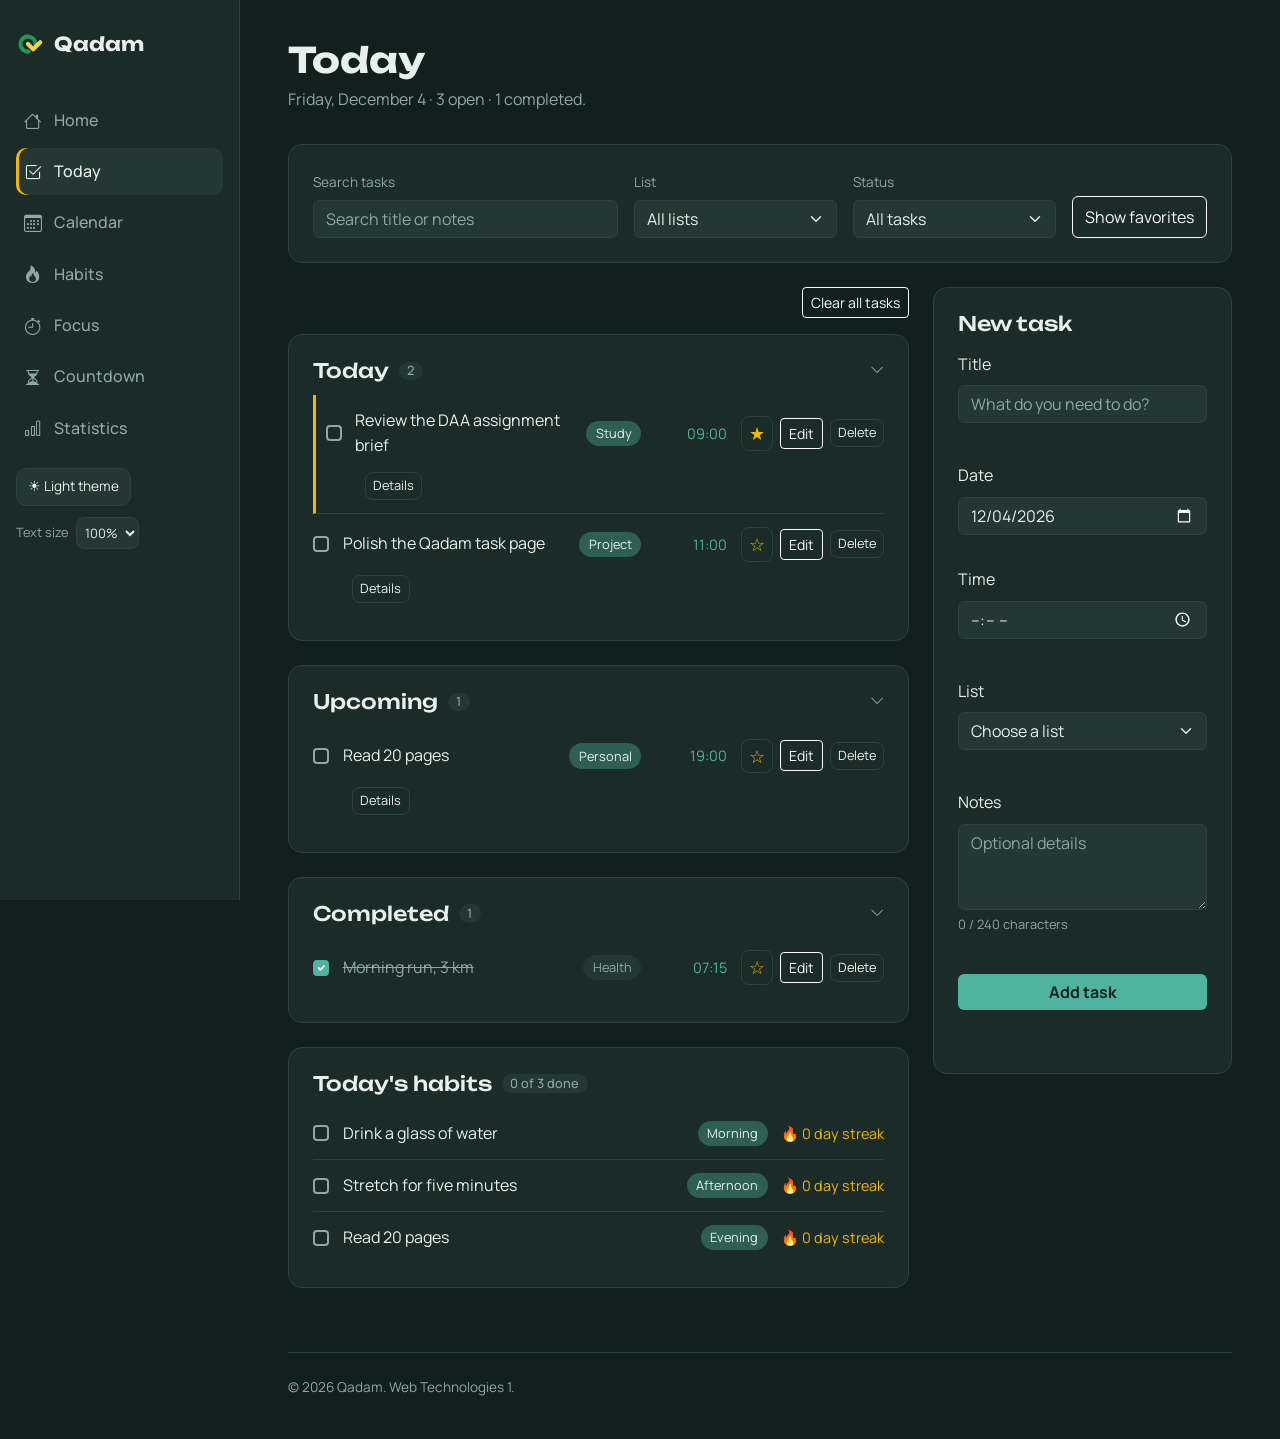
<file: today.html>
<!DOCTYPE html>
<html lang="en" data-bs-theme="dark">

<head>
    <meta charset="UTF-8">
    <meta name="viewport" content="width=device-width, initial-scale=1">
    <title>Today — Qadam</title>
    <link rel="icon" href="images/qadam-favicon.svg" type="image/svg+xml">
    <script src="js/theme-preload.js"></script>
    <link href="https://cdn.jsdelivr.net/npm/bootstrap@5.3.3/dist/css/bootstrap.min.css" rel="stylesheet">
    <link href="https://cdn.jsdelivr.net/npm/bootstrap-icons@1.11.3/font/bootstrap-icons.min.css" rel="stylesheet">
    <link rel="preconnect" href="https://fonts.googleapis.com">
    <link rel="preconnect" href="https://fonts.gstatic.com" crossorigin>
    <link
        href="https://fonts.googleapis.com/css2?family=Manrope:wght@400;500;700&family=Unbounded:wght@500;700&display=swap"
        rel="stylesheet">
    <link rel="stylesheet" href="css/style.css">
    <link rel="stylesheet" href="css/today.css">
    <link rel="stylesheet" href="css/app.css">
</head>

<body class="app today-page">

    <header class="sidebar">
        <nav class="navbar navbar-expand-lg" aria-label="Main navigation">
            <a class="navbar-brand brand" href="index.html">
                <img src="images/qadam-mark.svg" alt="" class="brand-logo" width="28" height="28">Qadam
            </a>
            <button class="theme-toggle" id="theme-toggle" type="button">Light theme</button>
            <button class="navbar-toggler" type="button" data-bs-toggle="collapse" data-bs-target="#appNav"
                aria-controls="appNav" aria-expanded="false" aria-label="Toggle navigation">
                <span class="navbar-toggler-icon"></span>
            </button>
            <div class="collapse navbar-collapse" id="appNav">
                <ul class="navbar-nav">
                    <li class="nav-item">
                        <a class="nav-link" href="index.html"><i class="bi bi-house" aria-hidden="true"></i>Home</a>
                    </li>
                    <li class="nav-item">
                        <a class="nav-link active" aria-current="page" href="today.html"><i class="bi bi-check2-square"
                                aria-hidden="true"></i>Today</a>
                    </li>
                    <li class="nav-item">
                        <a class="nav-link" href="calendar.html"><i class="bi bi-calendar3"
                                aria-hidden="true"></i>Calendar</a>
                    </li>
                    <li class="nav-item">
                        <a class="nav-link" href="habits.html"><i class="bi bi-fire" aria-hidden="true"></i>Habits</a>
                    </li>
                    <li class="nav-item">
                        <a class="nav-link" href="focus.html"><i class="bi bi-stopwatch"
                                aria-hidden="true"></i>Focus</a>
                    </li>
                    <li class="nav-item">
                        <a class="nav-link" href="countdown.html"><i class="bi bi-hourglass-split"
                                aria-hidden="true"></i>Countdown</a>
                    </li>
                    <li class="nav-item"><a class="nav-link" href="statistics.html"><i class="bi bi-bar-chart" aria-hidden="true"></i>Statistics</a></li>
                    </ul>
            </div>
        </nav>
    </header>

    <main class="app-main">
        <header class="page-header">
            <h1 class="page-title">Today</h1>
            <p class="page-subtitle">
                <time id="today-date" datetime="">Today</time> · <span id="task-summary">Loading tasks</span>.
            </p>
        </header>

        <div class="task-toolbar panel mb-4" role="search" aria-label="Find and filter tasks">
            <div class="task-search-field">
                <label for="task-search" class="form-label">Search tasks</label>
                <input class="form-control" id="task-search" type="search" placeholder="Search title or notes">
            </div>
            <div>
                <label for="task-category-filter" class="form-label">List</label>
                <select class="form-select" id="task-category-filter"><option value="all">All lists</option></select>
            </div>
            <div>
                <label for="task-status-filter" class="form-label">Status</label>
                <select class="form-select" id="task-status-filter">
                    <option value="all">All tasks</option><option value="open">Open</option><option value="completed">Completed</option>
                </select>
            </div>
            <button class="btn btn-outline-light favorite-filter" id="favorite-filter" type="button" aria-pressed="false">Show favorites</button>
        </div>

        <div class="row g-4">
            <div class="col-lg-8">
                <div class="d-flex justify-content-between align-items-start gap-3 mb-3">
                    <p class="task-status mb-0" id="app-status" role="status" aria-live="polite"></p>
                    <button id="clear-tasks" class="btn btn-sm btn-outline-light text-nowrap" type="button">Clear all tasks</button>
                </div>
                <div id="task-undo-panel" class="task-undo-panel" hidden>
                    <p id="task-undo-message" class="mb-0" role="status" aria-live="polite"></p>
                    <button id="task-undo" class="btn btn-sm btn-outline-light" type="button">Undo deletion</button>
                </div>
                <p class="task-empty panel" id="task-empty" hidden>No tasks match these filters. Try changing your search or add a task.</p>

                <div id="task-list">
                <section class="panel today-group task-section mb-4" data-task-section="overdue" aria-labelledby="today-overdue-title" hidden>
                    <h2 id="today-overdue-title" class="h5"><button class="task-group-toggle" type="button" aria-expanded="true" aria-controls="task-list-overdue">Overdue <span class="today-count">0</span><i class="bi bi-chevron-down task-group-icon" aria-hidden="true"></i></button></h2>
                    <ul class="today-list" id="task-list-overdue"></ul>
                </section>

                <section class="panel today-group task-section mb-4" data-task-section="today" aria-labelledby="today-tasks-title" hidden>
                    <h2 id="today-tasks-title" class="h5"><button class="task-group-toggle" type="button" aria-expanded="true" aria-controls="task-list-today">Today <span class="today-count">0</span><i class="bi bi-chevron-down task-group-icon" aria-hidden="true"></i></button></h2>
                    <ul class="today-list" id="task-list-today"></ul>
                </section>

                <section class="panel today-group task-section mb-4" data-task-section="upcoming" aria-labelledby="today-upcoming-title" hidden>
                    <h2 id="today-upcoming-title" class="h5"><button class="task-group-toggle" type="button" aria-expanded="true" aria-controls="task-list-upcoming">Upcoming <span class="today-count">0</span><i class="bi bi-chevron-down task-group-icon" aria-hidden="true"></i></button></h2>
                    <ul class="today-list" id="task-list-upcoming"></ul>
                </section>

                <section class="panel today-group task-section mb-4" data-task-section="completed" aria-labelledby="today-done-title" hidden>
                    <h2 id="today-done-title" class="h5"><button class="task-group-toggle" type="button" aria-expanded="true" aria-controls="task-list-completed">Completed <span class="today-count">0</span><i class="bi bi-chevron-down task-group-icon" aria-hidden="true"></i></button></h2>
                    <ul class="today-list" id="task-list-completed"></ul>
                </section>
                </div>

                <section class="panel today-group" aria-labelledby="today-habits-title">
                    <h2 id="today-habits-title" class="h5">Today's habits <span class="today-count" id="habit-checkin-count">0 of 0 done</span></h2>
                    <ul class="today-list" id="habit-checkin-list"></ul>
                </section>
            </div>

            <aside class="col-lg-4" aria-label="Task form">
                <section class="panel today-form" aria-labelledby="today-form-title">
                    <h2 id="today-form-title" class="h5 mb-3">New task</h2>
                    <form id="task-form" novalidate>
                        <div class="mb-3">
                            <label for="task-title" class="form-label">Title</label>
                            <input type="text" class="form-control" id="task-title" name="title" minlength="3" maxlength="80" aria-describedby="task-title-error" placeholder="What do you need to do?">
                            <small class="field-error" id="task-title-error" data-error-for="task-title"></small>
                        </div>
                        <div class="row g-2 mb-3">
                            <div class="col-sm-6 col-lg-12">
                                <label for="task-date" class="form-label">Date</label>
                                <input type="date" class="form-control" id="task-date" name="date" min="0001-01-01" max="9999-12-31" aria-describedby="task-date-error">
                                <small class="field-error" id="task-date-error" data-error-for="task-date"></small>
                            </div>
                            <div class="col-sm-6 col-lg-12">
                                <label for="task-time" class="form-label">Time</label>
                                <input type="time" class="form-control" id="task-time" name="time" aria-describedby="task-time-error">
                                <small class="field-error" id="task-time-error" data-error-for="task-time"></small>
                            </div>
                        </div>
                        <div class="mb-3">
                            <label for="task-list-category" class="form-label">List</label>
                            <select class="form-select" id="task-list-category" name="list" aria-describedby="task-list-category-error"><option value="">Choose a list</option></select>
                            <small class="field-error" id="task-list-category-error" data-error-for="task-list-category"></small>
                        </div>
                        <div class="mb-3">
                            <label for="task-notes" class="form-label">Notes</label>
                            <textarea class="form-control" id="task-notes" name="notes" aria-describedby="task-notes-count task-notes-error" rows="3" maxlength="240" placeholder="Optional details"></textarea>
                            <small class="char-count" id="task-notes-count">0 / 240 characters</small>
                            <small class="field-error" id="task-notes-error" data-error-for="task-notes"></small>
                        </div>
                        <button id="task-submit" type="submit" class="btn btn-qadam w-100">Add task</button>
                        <button id="task-cancel" type="button" class="btn btn-outline-light w-100 mt-2" hidden>Cancel editing</button>
                        <p class="form-success mb-0 mt-3" id="task-form-status" role="status" aria-live="polite"></p>
                    </form>
                </section>
            </aside>
        </div>

        <footer class="app-footer">
            <p class="mb-0">&copy; 2026 Qadam. Web Technologies 1.</p>
        </footer>
    </main>

    <script src="https://code.jquery.com/jquery-3.7.1.min.js"></script>
    <script src="https://cdn.jsdelivr.net/npm/bootstrap@5.3.3/dist/js/bootstrap.bundle.min.js"></script>
    <script type="module" src="js/app.js"></script>
</body>

</html>
</file>
<file: css/index.css>
/*
Qadam — landing page (index.html)
Header, Hero, Streak card, Features, Steps, CTA, Footer, Media queries
*/
/* Shared section spacing */
.section {
  padding: 4.5rem 0;
}
 
.section-title {
  font-size: clamp(1.5rem, 3vw, 2.1rem);
  max-width: 28ch;
  margin-bottom: 2.5rem;
}
 
/* 1. Header */
.site-header {
  position: sticky;
  top: 0;
  z-index: 100;
  background-color: rgba(18, 32, 29, 0.92);
  backdrop-filter: blur(8px);
  border-bottom: 1px solid var(--line);
}
 
.site-header .nav-link {
  color: var(--muted);
  font-weight: 500;
}
 
.site-header .nav-link:hover {
  color: var(--ink);
}
 
.site-header .nav-link.active {
  color: var(--ink);
  text-decoration: underline;
  text-decoration-color: var(--flame);
  text-decoration-thickness: 3px;
  text-underline-offset: 8px;
}
 
/* Hero */
.hero {
  padding: 5rem 0 4rem;
}
 
.hero-title {
  font-size: clamp(2.2rem, 5vw, 3.6rem);
  margin-bottom: 1.25rem;
}
 
.hero-text {
  max-width: 32rem;
  font-size: 1.15rem;
  color: var(--muted);
}
 
/* Streak card */
/* position: relative — the badge inside is placed relative to this card */
.streak-card {
  position: relative;
  margin: 0;
  padding: 2rem;
  background-color: var(--surface);
  border: 1px solid var(--line);
  border-radius: 20px;
}
 
.streak-head {
  display: flex;
  justify-content: space-between;
  align-items: baseline;
  margin-bottom: 1.25rem;
  font-weight: 700;
}
 
.streak-period {
  color: var(--muted);
  font-weight: 500;
  font-size: 0.9rem;
}
 
/* position: absolute — the badge sits on the top edge of the card */
.streak-badge {
  position: absolute;
  top: -14px;
  right: 24px;
  padding: 0.3rem 0.85rem;
  border-radius: 999px;
  background-color: var(--flame);
  color: var(--bg);
  font-size: 0.85rem;
  font-weight: 700;
}
 
/* CSS Grid: 7 columns = 7 days of the week */
.streak-grid {
  display: grid;
  grid-template-columns: repeat(7, 1fr);
  gap: 8px;
}
 
.day {
  aspect-ratio: 1;
  border-radius: 6px;
  background-color: var(--line);
}
 
.day.l1 { background-color: var(--done-soft); }
.day.l2 { background-color: var(--done); }
 
.day.today {
  outline: 3px solid var(--flame);
  outline-offset: 2px;
}
 
/* Features: Flexbox */
.feature-list {
  display: flex;
  gap: 2rem;
  list-style: none;
  padding: 0;
  margin: 0;
}
 
.feature {
  flex: 1 1 0;              /* all three share the width equally */
  padding-top: 1.25rem;
  border-top: 3px solid var(--done);
}
 
.feature h3 {
  font-size: 1.05rem;
  margin-bottom: 0.6rem;
}
 
.feature p {
  margin: 0;
  color: var(--muted);
}
 
/* Steps: CSS Grid + CSS counter */
.steps {
  display: grid;
  grid-template-columns: repeat(3, 1fr);
  gap: 1.5rem;
  list-style: none;
  counter-reset: step;
  padding: 0;
  margin: 0;
}
 
.steps li {
  counter-increment: step;
  padding: 1.5rem;
  background-color: var(--surface);
  border: 1px solid var(--line);
  border-radius: 16px;
}
 
/* ::before draws the number circle, the counter fills in the digit */
.steps li::before {
  content: counter(step);
  display: inline-grid;
  place-items: center;
  width: 2.25rem;
  height: 2.25rem;
  margin-bottom: 1rem;
  border-radius: 50%;
  background-color: var(--flame);
  color: var(--bg);
  font-family: var(--font-head);
  font-weight: 700;
}
 
.steps h3 {
  font-size: 1.05rem;
}
 
.steps p {
  margin: 0;
  color: var(--muted);
}
 
/* Call to action + footer */
.cta {
  padding: 3rem;
  border-radius: 24px;
  background-color: var(--done-soft);
}
 
.cta h2 {
  font-size: clamp(1.3rem, 2.5vw, 1.8rem);
}
 
.site-footer {
  padding: 2rem 0;
  border-top: 1px solid var(--line);
  color: var(--muted);
  font-size: 0.9rem;
}
 
.site-footer a {
  color: inherit;
}
 
/* Media queries */
 
/* Tablet: up to 992px */
@media (max-width: 992px) {
  .hero {
    padding: 3rem 0;
  }
 
  .hero-text {
    max-width: none;
  }
 
  .feature-list {
    flex-wrap: wrap;        /* cards may move to the next line */
  }
 
  .feature {
    flex: 1 1 45%;          /* two per row */
  }
 
  .steps {
    grid-template-columns: repeat(2, 1fr);
  }
}
 
/* Mobile: up to 576px */
@media (max-width: 576px) {
  .section {
    padding: 3rem 0;
  }
 
  .feature-list {
    flex-direction: column;   /* one under another */
  }
 
  .steps {
    grid-template-columns: 1fr;
  }
 
  .streak-card {
    padding: 1.25rem;
  }
 
  .streak-grid {
    gap: 5px;
  }
 
  .cta {
    padding: 2rem 1.5rem;
  }
}
</file>
<file: css/app.css>
/* Shared application controls: themes, task tools, feedback and timer controls. */
:root[data-bs-theme="light"] {
    --bg: #f2f7f5;
    --surface: #ffffff;
    --surface-2: #e6efeb;
    --ink: #19342d;
    --muted: #58736a;
    --line: #c8d8d1;
    --done: #287d6b;
    --done-soft: #d8eee7;
    --flame: #9a6700;
    --bs-body-bg: var(--bg);
    --bs-body-color: var(--ink);
    --bs-body-font-family: var(--font-body);
    --bs-secondary-color: var(--muted);
    --bs-border-color: var(--line);
    --bs-secondary-bg: var(--surface-2);
    --bs-tertiary-bg: var(--surface);
    --bs-link-color: var(--done);
    --bs-link-hover-color: var(--ink);
    --bs-link-color-rgb: 40, 125, 107;
    --bs-link-hover-color-rgb: 25, 52, 45;
}

:root[data-bs-theme="light"] .site-header {
    background-color: var(--surface);
}

:root[data-bs-theme="light"] .btn-outline-light {
    color: var(--ink);
    border-color: var(--ink);
}

:root[data-bs-theme="light"] .btn-outline-light:hover {
    color: var(--bg);
    background-color: var(--ink);
}

.theme-toggle {
    align-self: flex-start;
    margin-top: 1rem;
    padding: 0.45rem 0.7rem;
    border: 1px solid var(--line);
    border-radius: 10px;
    background-color: var(--surface-2);
    color: var(--ink);
    font: inherit;
    font-size: 0.85rem;
    cursor: pointer;
}

.theme-toggle:hover {
    border-color: var(--done);
}

.site-header .theme-toggle {
    align-self: center;
    margin: 0 0 0 1rem;
    white-space: nowrap;
}

.task-toolbar {
    display: grid;
    grid-template-columns: minmax(180px, 1.5fr) minmax(140px, 1fr) minmax(140px, 1fr) auto;
    align-items: end;
    gap: 1rem;
}

.task-toolbar .form-label {
    margin-bottom: 0.35rem;
    color: var(--muted);
    font-size: 0.85rem;
}

.task-toolbar .form-control,
.task-toolbar .form-select,
.today-form .form-control,
.today-form .form-select {
    background-color: var(--surface-2);
    border-color: var(--line);
    color: var(--ink);
}

.task-toolbar .form-control:focus,
.task-toolbar .form-select:focus,
.today-form .form-control:focus,
.today-form .form-select:focus {
    border-color: var(--done);
    box-shadow: 0 0 0 3px var(--done-soft);
}

.favorite-filter {
    min-height: 42px;
    white-space: nowrap;
}

.task-card-favorite {
    border-left: 3px solid var(--flame);
    padding-left: calc(0.8rem - 3px);
}

.task-actions {
    display: flex;
    align-items: center;
    gap: 0.45rem;
}

.task-favorite,
.task-delete,
.task-notes-toggle {
    padding: 0.25rem 0.45rem;
    border: 1px solid var(--line);
    border-radius: 8px;
    background: transparent;
    color: var(--ink);
    font: inherit;
    font-size: 0.8rem;
    line-height: 1.4;
    cursor: pointer;
}

.task-favorite {
    width: 2rem;
    padding-inline: 0;
    color: var(--flame);
    font-size: 1.1rem;
}

.task-favorite:hover,
.task-delete:hover,
.task-notes-toggle:hover {
    background-color: var(--surface-2);
}

.task-notes-toggle {
    margin-left: 2.45rem;
}

.task-notes {
    display: none;
    flex-basis: 100%;
    margin: 0.45rem 0 0 2.45rem;
    color: var(--muted);
    font-size: 0.88rem;
}

.task-empty {
    margin-bottom: 1rem;
    color: var(--muted);
}

.field-error {
    display: block;
    min-height: 1.25rem;
    margin-top: 0.25rem;
    color: #f0a69a;
    font-size: 0.8rem;
}

:root[data-bs-theme="light"] .field-error {
    color: #a6382a;
}

.today-form .is-invalid {
    border-color: #d76e5f;
}

.form-success {
    min-height: 1.4rem;
    color: var(--done);
}

.habit-checkin-row {
    flex-wrap: wrap;
}

.focus-controls {
    display: flex;
    flex-wrap: wrap;
    gap: 0.5rem;
}

.focus-timer-status {
    max-width: 18rem;
    color: var(--muted);
}

.countdown-past .countdown-days {
    color: var(--muted);
}

@media (max-width: 991.98px) {
    .task-toolbar {
        grid-template-columns: repeat(2, minmax(0, 1fr));
    }

    .sidebar .theme-toggle {
        align-self: center;
        margin: 0 0.75rem 0 auto;
        white-space: nowrap;
    }

    .focus-timer {
        flex-wrap: wrap;
    }
}

@media (max-width: 576px) {
    .task-toolbar {
        grid-template-columns: 1fr;
    }

    .sidebar .navbar {
        flex-wrap: wrap;
    }

    .sidebar .theme-toggle {
        margin: 0 0.5rem 0 auto;
        padding: 0.35rem 0.5rem;
        font-size: 0.75rem;
    }

    .site-header .theme-toggle {
        margin-left: auto;
        padding: 0.35rem 0.5rem;
        font-size: 0.75rem;
    }

    .task-actions {
        margin-left: 2.45rem;
    }

    .focus-timer-status {
        width: 100%;
        max-width: none;
    }
}

/* Keep long task titles and the timer inside narrow screens. */
.task-card {
    flex-wrap: wrap;
}

.today-task-title,
.task-notes {
    overflow-wrap: anywhere;
}

.focus-timer {
    flex-wrap: wrap;
}

.focus-timer-task {
    flex: 1 1 10rem;
    min-width: 0;
}

.focus-page .app-main {
    padding-bottom: 18rem;
}

:root[data-bs-theme="light"] .countdown-image {
    opacity: 0.3;
}

:root[data-bs-theme="light"] .countdown-days {
    color: var(--ink);
}

@media (prefers-reduced-motion: reduce) {
    *, *::before, *::after {
        scroll-behavior: auto !important;
        transition-duration: 0.01ms !important;
        animation-duration: 0.01ms !important;
    }
}

.appearance-controls {
    display: flex;
    flex-wrap: wrap;
    align-items: center;
    gap: 0.65rem;
    margin-top: 1rem;
}

.appearance-controls .theme-toggle {
    align-self: center;
    margin: 0;
}

.text-size-control {
    display: flex;
    align-items: center;
    gap: 0.5rem;
    color: var(--muted);
    font-size: 0.8rem;
}

.text-size-control label {
    white-space: nowrap;
}

.text-size-control select {
    min-height: 2rem;
    padding: 0.25rem;
    background-color: var(--surface-2);
    color: var(--ink);
    border: 1px solid var(--line);
    border-radius: 0.5rem;
    font: inherit;
}

.text-size-control select:focus-visible {
    outline: 3px solid var(--flame);
    outline-offset: 3px;
}

/* The home menu needs its own row at enlarged text sizes. */
.site-header .navbar > .container {
    flex-wrap: wrap;
    gap: 0.75rem 1rem;
}

.site-header .brand,
.site-header .brand-logo,
.site-header .navbar-toggler {
    flex-shrink: 0;
}

.site-header .brand {
    white-space: nowrap;
}

.site-header .appearance-controls {
    flex: 0 1 auto;
    justify-content: flex-end;
    margin: 0 0 0 auto;
}

.site-header .navbar-collapse {
    flex: 0 0 100%;
    min-width: 0;
}

.site-header .navbar-nav {
    width: 100%;
    flex-wrap: wrap;
}

@media (max-width: 991.98px) {
    .appearance-controls,
    .site-header .appearance-controls {
        order: 1;
        flex-basis: 100%;
        margin: 0.75rem 0 0;
    }

    .site-header .appearance-controls {
        justify-content: flex-start;
        margin-top: 0;
    }

    .navbar-collapse {
        order: 2;
    }

    .appearance-controls .theme-toggle {
        margin: 0;
    }
}

/* Give task titles room before the action buttons wrap to the next line. */
.task-card .today-task-title {
    flex: 1 1 12rem;
}
</file>
<file: css/calendar.css>
.calendar-toolbar {
    display: flex;
    flex-wrap: wrap;
    align-items: center;
    justify-content: space-between;
    gap: 0.75rem;
    margin-bottom: 1rem;
}

.calendar-controls {
    display: flex;
    flex-wrap: wrap;
    gap: 0.4rem;
}

.calendar-help {
    color: var(--muted);
    font-size: 0.85rem;
}

.calendar-month {
    width: 100%;
    table-layout: fixed;
    border-collapse: separate;
    border-spacing: 0.3rem;
}

.calendar-month th {
    padding-bottom: 0.4rem;
    text-align: center;
    color: var(--muted);
    font-size: 0.8rem;
    font-weight: 500;
}

.calendar-month td {
    padding: 0;
    vertical-align: top;
}

.calendar-day {
    display: flex;
    flex-direction: column;
    align-items: center;
    gap: 0.25rem;
    width: 100%;
    min-height: 5rem;
    padding: 0.6rem 0.15rem;
    border: 1px solid var(--line);
    border-radius: 0.6rem;
    color: var(--ink);
    background-color: var(--surface-2);
    font: inherit;
}

.calendar-day:hover {
    border-color: var(--done);
}

.calendar-day-muted {
    background-color: transparent;
    color: var(--muted);
}

.calendar-day[aria-current="date"] .calendar-day-number {
    color: var(--flame);
    font-weight: 700;
}

.calendar-day[aria-pressed="true"] {
    border-color: var(--done);
    box-shadow: inset 0 0 0 2px var(--done);
}

.calendar-count {
    max-width: 100%;
    padding: 0.1rem 0.35rem;
    border-radius: 0.35rem;
    color: var(--ink);
    background-color: var(--done-soft);
    font-size: 0.7rem;
    overflow-wrap: anywhere;
}

.calendar-task-list {
    list-style: none;
    padding: 0;
    margin: 1rem 0 0;
}

.calendar-task {
    display: flex;
    flex-wrap: wrap;
    align-items: center;
    gap: 0.75rem;
    padding: 1rem 0;
    border-top: 1px solid var(--line);
}

.calendar-task-time {
    min-width: 4.5rem;
    color: var(--flame);
    font-size: 0.85rem;
}

.calendar-task-content {
    flex: 1 1 10rem;
    min-width: 0;
    overflow-wrap: anywhere;
}

.calendar-task-content h3 {
    margin: 0 0 0.3rem;
    font: inherit;
    font-weight: 700;
}

.calendar-task-content p,
.calendar-task-link {
    margin: 0;
    font-size: 0.85rem;
}

.calendar-task-content p {
    color: var(--muted);
}

.calendar-task-completed h3 {
    text-decoration: line-through;
    color: var(--muted);
}

@media (max-width: 575.98px) {
    .calendar-month {
        border-spacing: 0.15rem;
    }

    .calendar-month th {
        font-size: 0.65rem;
    }

    .calendar-day {
        min-height: 3.5rem;
        padding: 0.35rem 0;
        border-radius: 0.35rem;
        font-size: 0.8rem;
    }

    .calendar-count {
        padding: 0.05rem 0.2rem;
        font-size: 0.6rem;
    }

    .calendar-count-word {
        display: none;
    }
}
</file>
<file: css/weather.css>
.weather-toolbar {
    display: flex;
    flex-wrap: wrap;
    gap: 0.8rem;
    align-items: end;
    margin: 1rem 0;
}

.weather-toolbar .form-select {
    min-width: 12rem;
}

.weather-days {
    display: grid;
    grid-template-columns: repeat(auto-fit, minmax(155px, 1fr));
    gap: 1rem;
}

.weather-day {
    padding: 1rem;
    background: var(--surface-2);
    border: 1px solid var(--line);
    border-radius: 12px;
    overflow-wrap: anywhere;
}

.weather-day h3 {
    font-size: 1rem;
}

.weather-temperature {
    font-weight: 700;
    color: var(--done);
}

.weather-summary, .weather-hint, .weather-source {
    font-size: 0.9rem;
    color: var(--muted);
}

.weather-hint {
    margin-bottom: 0;
}

.weather-source {
    margin: 1rem 0 0;
}
</file>
<file: css/countdown.css>
/* Card container */
.countdown-card {
    position: relative;
    overflow: hidden;
    min-height: 320px;
    background-color: var(--surface);
    border: 1px solid var(--line);
    border-radius: var(--radius);
}

/* Photograph behind the card text */
.countdown-image {
    position: absolute;
    top: 0;
    left: 0;
    width: 100%;
    height: 100%;
    object-fit: cover;
    opacity: 0.18;
}

/* Text above the photograph */
.countdown-content {
    position: relative;
    display: flex;
    flex-direction: column;
    padding: 28px;
    color: var(--ink);
}

.countdown-category {
    align-self: flex-start;
    margin-bottom: 20px;
    padding: 6px 12px;
    background-color: var(--done-soft);
    color: var(--ink);
    border-radius: var(--radius);
    font-size: 14px;
}

.countdown-days {
    margin: 20px 0 12px;
    color: var(--flame);
}

.countdown-days strong {
    font-size: 48px;
    line-height: 1;
}

.countdown-description {
    margin-top: auto;
    padding-top: 16px;
    color: var(--ink);
}

/* Tablets */
@media (max-width: 992px) {
    .countdown-content {
        padding: 24px;
    }

    .countdown-days strong {
        font-size: 42px;
    }
}

/* Phones */
@media (max-width: 576px) {
    .countdown-card {
        min-height: 280px;
    }

    .countdown-content {
        padding: 20px;
    }

    .countdown-category {
        margin-bottom: 16px;
    }

    .countdown-days {
        margin-top: 16px;
    }

    .countdown-days strong {
        font-size: 36px;
    }
}
.event-list {
    padding-left: 0;
    list-style: none;
}

.event-count {
    margin-left: 0.4rem;
    color: var(--muted);
    font-family: var(--font-body);
    font-size: 0.85rem;
    font-weight: 500;
    white-space: nowrap;
}

.event-status {
    min-height: 1.5rem;
    color: var(--muted);
}

.countdown-content h3,
.countdown-description {
    overflow-wrap: anywhere;
}

.event-actions,
.event-form-actions {
    display: flex;
    flex-wrap: wrap;
    gap: 0.5rem;
}

.event-actions {
    margin-top: 1rem;
}

.event-form-panel .form-control,
.event-form-panel .form-select {
    min-width: 0;
    background-color: var(--surface-2);
    border-color: var(--line);
    color: var(--ink);
}

.event-form-panel .form-control:focus,
.event-form-panel .form-select:focus {
    border-color: var(--done);
    box-shadow: 0 0 0 3px var(--done-soft);
}

.event-form-panel .is-invalid {
    border-color: #d76e5f;
}

.event-form-panel input[type="date"] {
    max-width: 100%;
}
</file>
<file: css/focus.css>
/* Statistics cards */
.focus-stat {
  height: 100%;
  padding: 20px;
  background-color: var(--surface-2);
  border-radius: var(--radius);
}

.focus-stat-value {
  margin: 16px 0 8px;
  color: var(--flame);
  font-size: 32px;
  font-weight: 700;
}

/* Pomodoro category list */
.focus-categories {
  list-style: none;
  margin: 0;
  padding: 0;
}

.focus-category {
  display: flex;
  align-items: center;
  justify-content: space-between;
  gap: 16px;
  padding: 20px 0;
  border-bottom: 1px solid var(--line);
}

.focus-category:last-child {
  border-bottom: none;
}

.focus-category-text {
  flex: 1;
  min-width: 0;
}

.focus-category-text h3 {
  margin-bottom: 8px;
}

.focus-category-text p {
  margin: 0;
  color: var(--muted);
}

.focus-session-count {
  color: var(--done);
  font-size: 14px;
  white-space: nowrap;
}

/* Leave room for the fixed timer */
.focus-page .app-main {
  padding-bottom: 160px;
}

/* Timer panel at the bottom of the screen */
.focus-timer {
  position: fixed;
  bottom: 0;
  left: var(--sidebar-width);
  right: 0;
  z-index: 90;
  display: flex;
  align-items: center;
  justify-content: space-between;
  gap: 24px;
  padding: 20px 48px;
  background-color: var(--surface);
  border-top: 1px solid var(--line);
}

.focus-time {
  color: var(--flame);
  font-size: 40px;
  font-weight: 700;
}

/* Tablet: timer spans the screen below the top navigation */
@media (max-width: 992px) {
  .focus-timer {
    left: 0;
    padding: 16px 24px;
    gap: 16px;
  }
}

/* Phone: category count and timer task move to separate rows */
@media (max-width: 576px) {
  .focus-category {
    flex-direction: column;
    align-items: flex-start;
    gap: 8px;
  }

  .focus-timer {
    flex-wrap: wrap;
    padding: 12px 16px;
    gap: 8px 16px;
  }

  .focus-timer-task {
    width: 100%;
  }

  .focus-time {
    font-size: 32px;
  }

  .focus-page .app-main {
    padding-bottom: 220px;
  }
}
</file>
<file: css/habits.css>
.habit-week {
  display: grid;
  grid-template-columns: repeat(7, 1fr);
  gap: 0.5rem;
  list-style: none;
  margin: 0;
  padding: 0;
}

.habit-day {
  display: flex;
  flex-direction: column;
  align-items: center;
  gap: 0.2rem;
  padding: 0.75rem 0.25rem;
  border-radius: var(--radius);
  text-align: center;
}

.habit-day-name {
  color: var(--muted);
  font-size: 0.8rem;
}

.habit-day-number {
  font-weight: 700;
}

.habit-day-mark {
  display: flex;
  align-items: center;
  justify-content: center;
  width: 30px;
  height: 30px;
  margin-top: 0.3rem;
  border: 2px solid var(--line);
  border-radius: 50%;
}

.habit-day-done .habit-day-mark {
  background-color: var(--done);
  border-color: var(--done);
  color: var(--bg);
}

.habit-day-today {
  background-color: var(--surface-2);
}

.habit-day-today .habit-day-name,
.habit-day-today .habit-day-number {
  color: var(--flame);
}

.habit-day-today .habit-day-mark {
  border-color: var(--flame);
}

.habit-group-title {
  display: flex;
  align-items: center;
  gap: 0.5rem;
  margin-bottom: 0.75rem;
  color: var(--muted);
  font-family: var(--font-body);
  text-transform: uppercase;
  letter-spacing: 0.08em;
}

.habit-group-count {
  color: var(--ink);
}

.habit-cards {
  list-style: none;
  padding: 0;
}

.habit-card {
  position: relative;
  display: flex;
  align-items: flex-start;
  gap: 1rem;
  height: 100%;
  padding: 1.1rem 1.25rem;
  background-color: var(--surface);
  border: 1px solid var(--line);
  border-radius: var(--radius);
}

.habit-card:hover {
  background-color: var(--surface-2);
}

.habit-icon {
  display: flex;
  flex-shrink: 0;
  align-items: center;
  justify-content: center;
  width: 44px;
  height: 44px;
  background-color: var(--done-soft);
  border-radius: 50%;
  font-size: 1.25rem;
}

.habit-card-text {
  flex: 1;
  min-width: 0;
  padding-right: 3.5rem;
}

.habit-name {
  margin-bottom: 0.2rem;
  font-family: var(--font-body);
  font-size: 1rem;
  font-weight: 700;
}

.habit-meta {
  margin-bottom: 0.5rem;
  color: var(--muted);
  font-size: 0.85rem;
}

.habit-status {
  display: flex;
  align-items: center;
  gap: 0.4rem;
  margin: 0;
  color: var(--muted);
  font-size: 0.85rem;
}

.habit-status-done {
  color: var(--done);
}

.habit-streak {
  position: absolute;
  top: 1rem;
  right: 1rem;
  display: flex;
  align-items: center;
  gap: 0.25rem;
  padding: 0.2rem 0.6rem;
  background-color: var(--bg);
  color: var(--flame);
  border-radius: var(--radius);
  font-weight: 700;
  font-size: 0.85rem;
}

.habit-grid-wrap {
  --habit-cell-size: 20px;
  display: flex;
  gap: 0.5rem;
  overflow-x: auto;
  padding-bottom: 0.5rem;
}

.habit-grid-days,
.habit-grid {
  display: grid;
  grid-template-rows: repeat(7, var(--habit-cell-size));
  gap: 4px;
}

.habit-grid-days {
  color: var(--muted);
  font-size: 0.7rem;
  line-height: var(--habit-cell-size);
}

.habit-grid {
  grid-auto-flow: column;
  grid-auto-columns: var(--habit-cell-size);
}

.habit-cell {
  display: inline-block;
  width: var(--habit-cell-size);
  height: var(--habit-cell-size);
  border-radius: 4px;
}

.habit-level-0 {
  background-color: var(--line);
}

.habit-level-1 {
  background-color: var(--done-soft);
}

.habit-level-2 {
  background-color: var(--done);
  opacity: 0.7;
}

.habit-level-3 {
  background-color: var(--done);
}

.habit-cell-today {
  outline: 2px solid var(--flame);
  outline-offset: 1px;
}

.habit-grid-footer {
  display: flex;
  flex-wrap: wrap;
  align-items: center;
  justify-content: space-between;
  gap: 1rem;
  margin-top: 1rem;
}

.habit-grid-stats {
  display: flex;
  flex-wrap: wrap;
  gap: 0.5rem 1.5rem;
  list-style: none;
  margin: 0;
  padding: 0;
  color: var(--muted);
}

.habit-grid-stats strong {
  color: var(--flame);
  font-size: 1.1rem;
}

.habit-legend {
  display: flex;
  align-items: center;
  gap: 4px;
  color: var(--muted);
  font-size: 0.8rem;
}

.habit-legend .habit-cell {
  --habit-cell-size: 12px;
}

.habit-table {
  position: relative;
  --bs-table-bg: transparent;
  --bs-table-color: var(--ink);
  --bs-table-border-color: var(--line);
  text-align: center;
  vertical-align: middle;
}

.habit-table caption {
  caption-side: top;
  padding-top: 0;
  color: var(--muted);
}

.habit-table th[scope="row"],
.habit-table thead th:first-child {
  font-weight: 500;
  text-align: left;
  white-space: nowrap;
}

.habit-table thead th {
  color: var(--muted);
  font-size: 0.85rem;
  font-weight: 500;
  white-space: nowrap;
}

.habit-date {
  display: block;
  color: var(--ink);
  font-weight: 700;
}

.habit-col-today,
.habit-col-today .habit-date {
  color: var(--flame);
}

.habit-mark-done {
  color: var(--done);
  font-size: 1.1rem;
}

.habit-mark-rest {
  color: var(--muted);
}

.habit-mark-today {
  color: var(--flame);
}

.habit-total {
  color: var(--muted);
  white-space: nowrap;
}

@media (max-width: 992px) {
  .habit-grid-wrap {
    --habit-cell-size: 16px;
  }
}

@media (max-width: 576px) {
  .habit-week {
    gap: 0.2rem;
  }

  .habit-day {
    padding: 0.5rem 0;
  }

  .habit-day-mark {
    width: 24px;
    height: 24px;
    font-size: 0.8rem;
  }

  .habit-card {
    padding: 1rem;
  }

  .habit-icon {
    width: 38px;
    height: 38px;
    font-size: 1.1rem;
  }

  .habit-grid-wrap {
    --habit-cell-size: 13px;
  }

  .habit-grid,
  .habit-grid-days {
    gap: 3px;
  }

  .habit-grid-footer {
    flex-direction: column;
    align-items: flex-start;
  }
}
.habits-page .habit-card-text {
  padding-right: 0;
}

.habits-page .habit-card .form-check-input {
  flex-shrink: 0;
  width: 1.25rem;
  height: 1.25rem;
  margin-top: 0.15rem;
}

.habit-run {
  margin: 0.65rem 0 0;
  color: var(--flame);
  font-size: 0.85rem;
  font-weight: 700;
}

.habit-history-grid {
  display: grid;
  grid-template-columns: repeat(7, minmax(0, 1fr));
  gap: 0.5rem;
  padding: 0;
  margin: 0;
  list-style: none;
}

.habit-history-day {
  display: flex;
  min-height: 4.5rem;
  flex-direction: column;
  align-items: center;
  justify-content: center;
  gap: 0.3rem;
  border: 1px solid var(--line);
  border-radius: 8px;
}

.habit-history-day time {
  font-size: 0.8rem;
}

.habit-history-day > span {
  font-weight: 700;
}

.habit-history-day.habit-level-2,
.habit-history-day.habit-level-3 {
  color: var(--bg);
  opacity: 1;
}

.habit-history-today {
  outline: 2px solid var(--flame);
  outline-offset: 1px;
}

@media (max-width: 576px) {
  .habit-history-grid {
    gap: 0.25rem;
  }

  .habit-history-day {
    min-height: 3.5rem;
    border-radius: 5px;
  }

  .habit-history-day time {
    font-size: 0.65rem;
  }
}

.habit-actions {
  display: flex;
  flex-wrap: wrap;
  gap: 0.5rem;
  margin-top: 0.75rem;
}

.habit-form-panel .form-control,
.habit-form-panel .form-select {
  background-color: var(--surface-2);
  border-color: var(--line);
  color: var(--ink);
}

.habit-form-panel .form-control:focus,
.habit-form-panel .form-select:focus {
  border-color: var(--done);
  box-shadow: 0 0 0 3px var(--done-soft);
}

.habit-form-panel .is-invalid {
  border-color: #d76e5f;
}
</file>
<file: css/statistics.css>
.stats-heading {
    display: flex;
    flex-wrap: wrap;
    align-items: flex-start;
    justify-content: space-between;
    gap: 1rem;
}

.stats-overview {
    display: grid;
    grid-template-columns: repeat(4, minmax(0, 1fr));
    gap: 1rem;
    margin-bottom: 1.5rem;
}

.stats-card {
    padding: 1.25rem;
}

.stats-card h2 {
    color: var(--muted);
    font-family: var(--font-body);
    font-size: 0.95rem;
    font-weight: 500;
}

.stats-value {
    margin: 0.75rem 0 0.3rem;
    color: var(--done);
    font-size: clamp(1.5rem, 3vw, 2.2rem);
    font-weight: 700;
    line-height: 1.2;
}

.stats-detail {
    margin: 0;
    color: var(--muted);
    font-size: 0.85rem;
}

.stats-chart-grid {
    display: grid;
    grid-template-columns: repeat(2, minmax(0, 1fr));
    gap: 1.5rem;
}

.stats-chart {
    list-style: none;
    padding: 0;
    margin: 1.5rem 0 0;
}

.stats-chart-row + .stats-chart-row {
    margin-top: 1rem;
}

.stats-chart-label {
    display: flex;
    flex-wrap: wrap;
    justify-content: space-between;
    gap: 0.25rem 0.75rem;
    margin-bottom: 0.4rem;
    font-size: 0.85rem;
}

.stats-chart-label span:last-child {
    color: var(--muted);
}

.stats-bar-track {
    height: 0.65rem;
    border-radius: 1rem;
    overflow: hidden;
    background-color: var(--surface-2);
}

.stats-bar-fill {
    height: 100%;
    border-radius: inherit;
    background-color: var(--done);
}

.stats-focus-panel .stats-bar-fill {
    background-color: var(--flame);
}

.stats-empty {
    margin-top: 1rem;
    color: var(--muted);
}

.stats-summary {
    color: var(--flame);
    font-weight: 700;
}

@media (max-width: 1199.98px) {
    .stats-overview {
        grid-template-columns: repeat(2, minmax(0, 1fr));
    }

    .stats-chart-grid {
        grid-template-columns: 1fr;
    }
}

@media (max-width: 399.98px) {
    .stats-overview {
        grid-template-columns: 1fr;
    }
}
</file>
<file: css/today.css>
.today-group h2 {
  display: flex;
  align-items: center;
  gap: 0.6rem;
  margin-bottom: 0.75rem;
}

.today-count {
  padding: 0.1rem 0.55rem;
  background-color: var(--surface-2);
  color: var(--muted);
  border-radius: var(--radius);
  font-family: var(--font-body);
  font-size: 0.8rem;
}

.today-list {
  list-style: none;
  margin: 0;
  padding: 0;
}

.today-task {
  display: flex;
  align-items: center;
  gap: 0.85rem;
  padding: 0.8rem 0;
  border-bottom: 1px solid var(--line);
}

.today-task:last-child {
  border-bottom: none;
}

.today-check {
  flex-shrink: 0;
  margin: 0;
  background-color: transparent;
  border: 2px solid var(--muted);
}

.today-check:checked {
  background-color: var(--done);
  border-color: var(--done);
}

.today-task-title {
  flex: 1;
  min-width: 0;
  cursor: pointer;
}

.today-check:checked + .today-task-title {
  color: var(--muted);
  text-decoration: line-through;
}

.today-tag {
  padding: 0.15rem 0.6rem;
  background-color: var(--done-soft);
  border-radius: var(--radius);
  font-size: 0.8rem;
  white-space: nowrap;
}

.today-time,
.today-streak {
  min-width: 4.5rem;
  color: var(--done);
  font-size: 0.9rem;
  text-align: right;
  white-space: nowrap;
}

.today-time-late {
  color: var(--flame);
}

.today-streak {
  color: var(--flame);
}

.today-streak i {
  margin-right: 0.25rem;
}

.today-task-done .today-tag {
  background-color: var(--surface-2);
  color: var(--muted);
}

.today-form .form-control,
.today-form .form-select {
  background-color: var(--surface-2);
  border-color: var(--line);
  color: var(--ink);
}

.today-form .form-control::placeholder {
  color: var(--muted);
}

.today-form .form-control:focus,
.today-form .form-select:focus {
  border-color: var(--done);
  box-shadow: 0 0 0 3px var(--done-soft);
}

.today-form .form-check-input {
  background-color: transparent;
  border: 2px solid var(--muted);
}

.today-form .form-check-input:checked {
  background-color: var(--done);
  border-color: var(--done);
}

.today-empty {
  text-align: center;
}

.today-empty-image {
  display: block;
  margin: 0.5rem auto 1rem;
}

.today-empty-text {
  color: var(--muted);
  font-size: 0.9rem;
}

@media (max-width: 992px) {
  .today-empty-image {
    width: 180px;
  }
}

@media (max-width: 576px) {
  .today-task {
    flex-wrap: wrap;
    gap: 0.4rem 0.75rem;
  }

  .today-task-title {
    flex-basis: calc(100% - 2rem);
  }

  .today-tag {
    margin-left: 1.75rem;
  }

  .today-time,
  .today-streak {
    min-width: 0;
    text-align: left;
  }
}

.task-undo-panel {
  display: flex;
  flex-wrap: wrap;
  align-items: center;
  justify-content: space-between;
  gap: 0.75rem;
  margin-bottom: 1rem;
  padding: 0.85rem 1rem;
  border: 1px solid var(--done);
  border-radius: var(--radius);
  background-color: var(--surface);
}

.task-undo-panel[hidden] {
  display: none;
}

.task-undo-panel p {
  flex: 1 1 12rem;
  overflow-wrap: anywhere;
}

/* Group headings work as buttons that open and close their task list. */
.task-group-toggle {
  display: flex;
  align-items: center;
  gap: 0.6rem;
  width: 100%;
  padding: 0;
  border: 0;
  background: transparent;
  color: inherit;
  font: inherit;
  text-align: left;
}

.task-group-icon {
  margin-left: auto;
  color: var(--muted);
  font-size: 0.9rem;
  transition: transform 0.2s ease;
}

.task-group-toggle[aria-expanded="false"] .task-group-icon {
  transform: rotate(-90deg);
}

.task-group-toggle:focus-visible {
  outline: 2px solid var(--done);
  outline-offset: 4px;
  border-radius: 4px;
}

.char-count {
  display: block;
  margin-top: 0.25rem;
  color: var(--muted);
  font-size: 0.8rem;
}

.char-count-near {
  color: #e0a458;
  font-weight: 700;
}

:root[data-bs-theme="light"] .char-count-near {
  color: #8a5300;
}
</file>
<file: css/style.css>
/*
shared stylesheet (used by every page)
Theme variables, Bootstrap overrides, Base, App layout, Shared components, Media queries
Page-specific styles go to css/<page>.css
*/

:root {
  --bg: #12201D;         /* page background */
  --surface: #1B2B27;    /* panels, cards */
  --surface-2: #243733;  /* hover, inputs */
  --ink: #E8F0ED;        /* main text */
  --muted: #8FA8A1;      /* secondary text */
  --line: #2E423D;       /* borders, empty days */
  --done: #4FB39F;       /* completed, main accent */
  --done-soft: #2D5F55;  /* partly completed */
  --flame: #F2B705;      /* streaks, today, focus */

  --font-head: "Unbounded", "Arial Black", sans-serif;
  --font-body: "Manrope", "Segoe UI", Arial, sans-serif;

  --radius: 14px;
  --sidebar-width: 240px;
}

:root[data-bs-theme="dark"] {
  --bs-body-bg: var(--bg);
  --bs-body-color: var(--ink);
  --bs-body-font-family: var(--font-body);
  --bs-secondary-color: var(--muted);
  --bs-border-color: var(--line);
  --bs-secondary-bg: var(--surface-2);
  --bs-tertiary-bg: var(--surface);
  --bs-link-color: var(--done);
  --bs-link-hover-color: var(--ink);
  --bs-link-color-rgb: 79, 179, 159;
  --bs-link-hover-color-rgb: 232, 240, 237;
}

body {
  line-height: 1.6;
}

h1, h2, h3 {
  font-family: var(--font-head);
  font-weight: 700;
  line-height: 1.15;
}

a:focus-visible,
button:focus-visible,
.btn:focus-visible {
  outline: 3px solid var(--flame);
  outline-offset: 3px;
}

/* App layout (every page except index.html)
   Desktop: sidebar on the left, content on the right (CSS Grid) */
.app {
  display: grid;
  grid-template-columns: var(--sidebar-width) 1fr;
  min-height: 100vh;
}

/* position: sticky — the sidebar stays in place while the content scrolls */
.sidebar {
  position: sticky;
  top: 0;
  align-self: start; 
  height: 100vh;
  max-height: 100dvh;
  overflow-y: auto;
  background-color: var(--surface);
  border-right: 1px solid var(--line);
}

/* The same Bootstrap navbar is made vertical on desktop */
.sidebar .navbar {
  flex-direction: column;
  align-items: stretch;
  min-height: 100%;
  padding: 1.5rem 1rem;
}

.sidebar .navbar-collapse {
  flex-direction: column;
  align-items: stretch;
}

.sidebar .navbar-nav {
  flex-direction: column;
  gap: 0.25rem;
  margin-top: 2rem;
}

.sidebar .nav-link {
  display: flex;
  align-items: center;
  gap: 0.75rem;
  padding: 0.6rem 0.85rem;
  border-radius: 10px;
  color: var(--muted);
  font-weight: 500;
}

.sidebar .nav-link i {
  font-size: 1.1rem;
}

.sidebar .nav-link:hover {
  background-color: var(--surface-2);
  color: var(--ink);
}

.sidebar .nav-link.active {
  background-color: var(--surface-2);
  color: var(--ink);
  box-shadow: inset 3px 0 0 var(--flame);
}

.app-main {
  min-width: 0;             /* lets wide tables scroll instead of stretching the grid */
  padding: 2.5rem 3rem;
}

.app-footer {
  margin-top: 4rem;
  padding-top: 1.5rem;
  border-top: 1px solid var(--line);
  color: var(--muted);
  font-size: 0.85rem;
}

/* Logo */
.brand {
  display: flex;
  align-items: center;
  gap: 0.6rem;
  margin: 0;
  font-family: var(--font-head);
  font-weight: 700;
  font-size: 1.2rem;
  color: var(--ink);
}

.brand:hover {
  color: var(--ink);
}

/* Logo image. Its size is also set in HTML (width/height),
   so the page doesn't jump while the image loads */
.brand-logo {
  display: block;
  width: 28px;
  height: 28px;
}

/* Page heading block: every app page starts with it */
.page-header {
  margin-bottom: 2rem;
}

.page-title {
  font-size: clamp(1.6rem, 3vw, 2.2rem);
  margin-bottom: 0.4rem;
}

.page-subtitle {
  margin: 0;
  color: var(--muted);
}

.panel {
  padding: 1.5rem;
  background-color: var(--surface);
  border: 1px solid var(--line);
  border-radius: var(--radius);
}

.btn-qadam {
  background-color: var(--done);
  color: var(--bg);
  border: none;
  font-weight: 700;
}

.btn-qadam:hover {
  background-color: var(--ink);
  color: var(--bg);
}

/* Tablet: up to 992px — the sidebar turns into a top bar.
  991.98px = exactly where Bootstrap's navbar-expand-lg collapses,
  so our layout and the burger menu switch at the same moment */
@media (max-width: 991.98px) {
  .app {
    grid-template-columns: 1fr;
    grid-template-rows: auto 1fr;   
  }

  .sidebar {
    z-index: 100;
    height: auto;
    border-right: none;
    border-bottom: 1px solid var(--line);
  }

  .sidebar .navbar {
    flex-direction: row;
    align-items: center;
    min-height: 0;
    padding: 0.75rem 1.25rem;
  }

  .sidebar .navbar-nav {
    margin-top: 1rem;
  }

  .app-main {
    padding: 2rem 1.5rem;
  }
}

@media (max-width: 576px) {
  .app-main {
    padding: 1.5rem 1rem;
  }

  .panel {
    padding: 1.1rem;
  }
}
</file>
